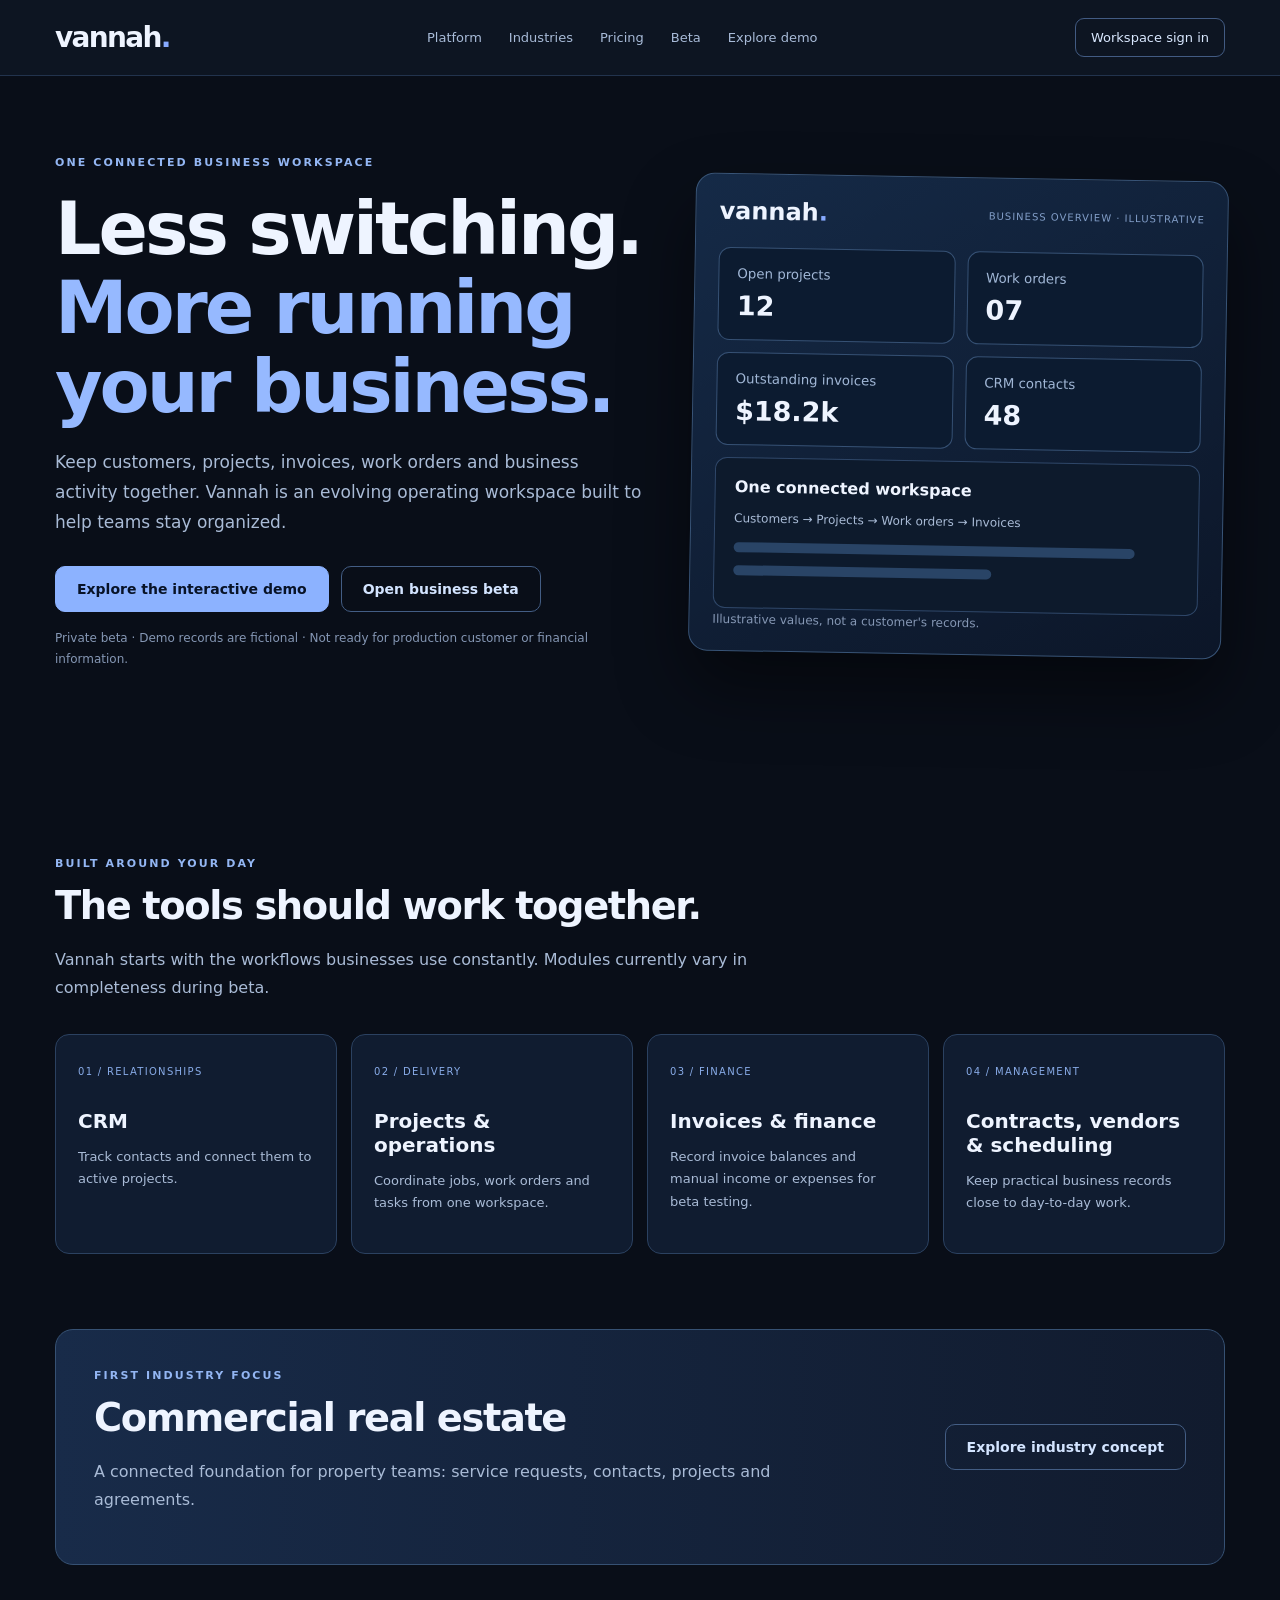
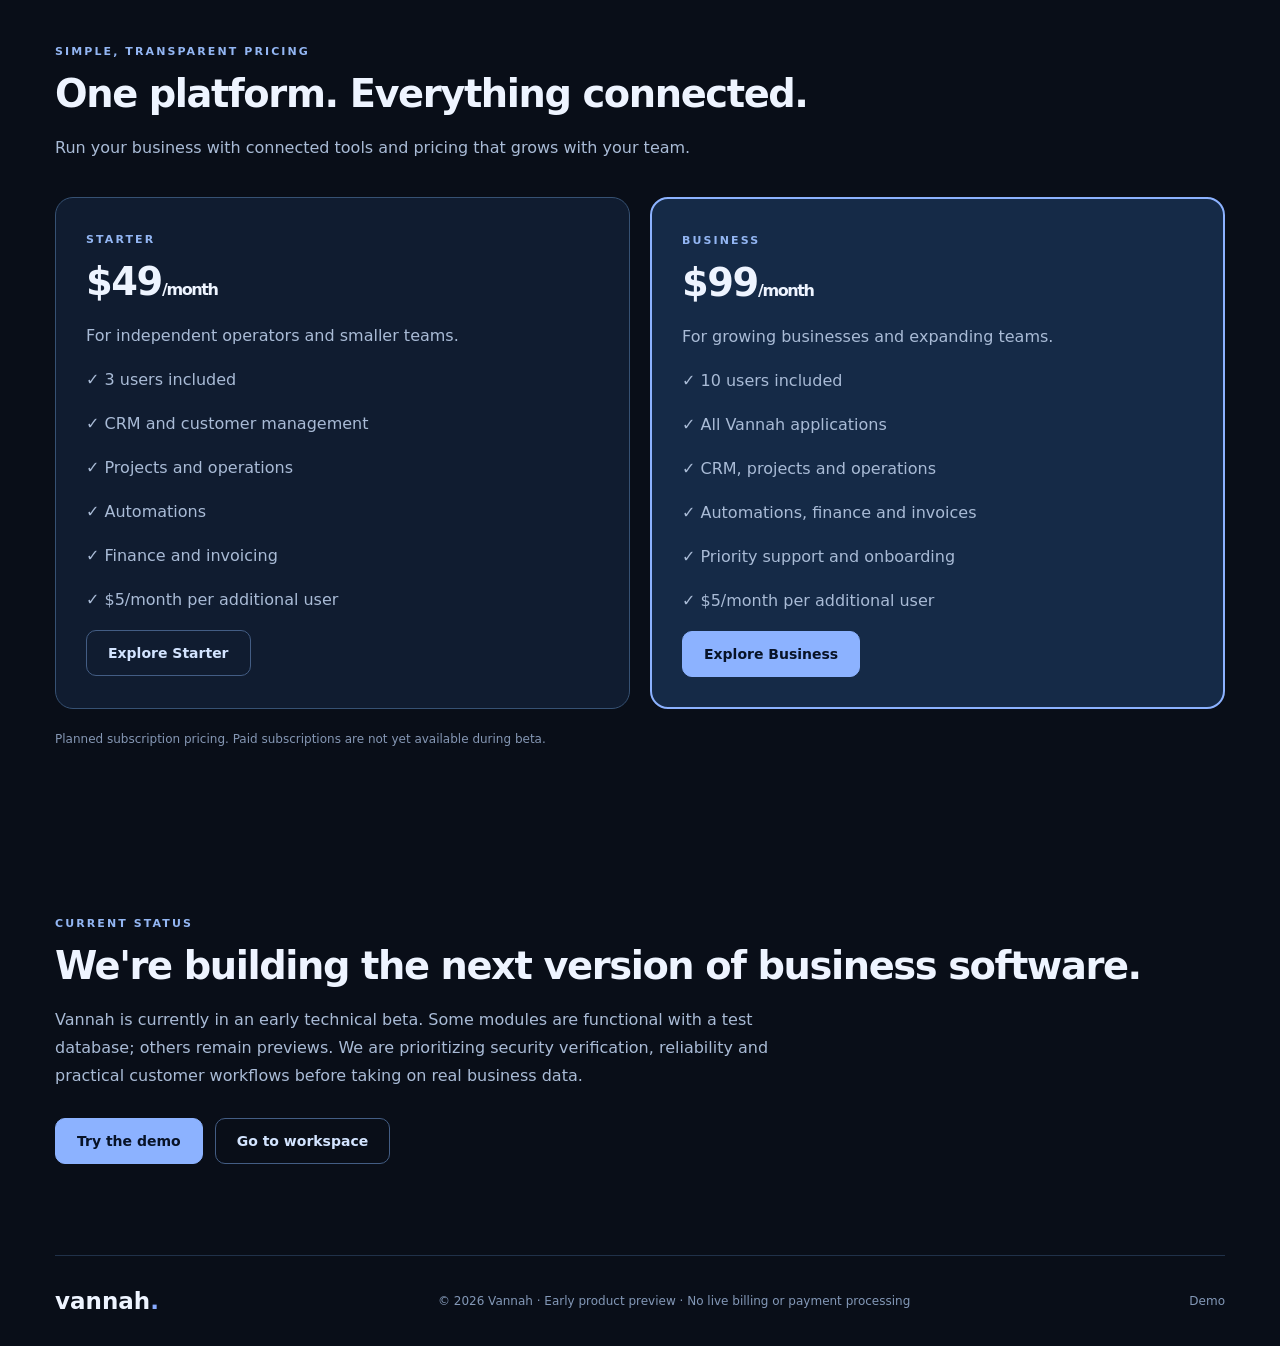
<file: home.html>
<!DOCTYPE html><html lang="en"><head><meta charset="utf-8"><meta name="viewport" content="width=device-width,initial-scale=1"><meta name="description" content="Vannah is an emerging connected workspace for business operations, CRM, projects and finance."><title>Vannah — Your business, connected</title><link rel="stylesheet" href="site-1.7.css"></head><body>
<header class="site-nav"><a class="logo" href="home.html">vannah<span>.</span></a><nav aria-label="Main navigation"><a href="#features">Platform</a><a href="real-estate.html">Industries</a><a href="#pricing">Pricing</a><a href="#beta">Beta</a><a href="demo.html">Explore demo</a></nav><a class="small-button" href="index.html">Workspace sign in</a></header>
<main><section class="hero wrap"><div><span class="eyebrow">ONE CONNECTED BUSINESS WORKSPACE</span><h1>Less switching.<br><em>More running your business.</em></h1><p>Keep customers, projects, invoices, work orders and business activity together. Vannah is an evolving operating workspace built to help teams stay organized.</p><div class="cta"><a class="button" href="demo.html">Explore the interactive demo</a><a class="button outline" href="index.html">Open business beta</a></div><p class="fine">Private beta · Demo records are fictional · Not ready for production customer or financial information.</p></div><div class="preview" aria-label="Illustrative dashboard"><div class="preview-top"><strong>vannah<span>.</span></strong><small>BUSINESS OVERVIEW · ILLUSTRATIVE</small></div><div class="preview-grid"><article><small>Open projects</small><b>12</b></article><article><small>Work orders</small><b>07</b></article><article><small>Outstanding invoices</small><b>$18.2k</b></article><article><small>CRM contacts</small><b>48</b></article></div><div class="preview-activity"><strong>One connected workspace</strong><p>Customers → Projects → Work orders → Invoices</p><div class="preview-line"></div><div class="preview-line short"></div></div><small class="fine">Illustrative values, not a customer's records.</small></div></section>
<section class="wrap section" id="features"><span class="eyebrow">BUILT AROUND YOUR DAY</span><h2>The tools should work together.</h2><p class="section-lead">Vannah starts with the workflows businesses use constantly. Modules currently vary in completeness during beta.</p><div class="features"><article><span>01 / RELATIONSHIPS</span><h3>CRM</h3><p>Track contacts and connect them to active projects.</p></article><article><span>02 / DELIVERY</span><h3>Projects & operations</h3><p>Coordinate jobs, work orders and tasks from one workspace.</p></article><article><span>03 / FINANCE</span><h3>Invoices & finance</h3><p>Record invoice balances and manual income or expenses for beta testing.</p></article><article><span>04 / MANAGEMENT</span><h3>Contracts, vendors & scheduling</h3><p>Keep practical business records close to day-to-day work.</p></article></div></section>
<section class="wrap band"><div><span class="eyebrow">FIRST INDUSTRY FOCUS</span><h2>Commercial real estate</h2><p>A connected foundation for property teams: service requests, contacts, projects and agreements.</p></div><a class="button outline" href="real-estate.html">Explore industry concept</a></section>

<section class="wrap section" id="pricing">
  <span class="eyebrow">SIMPLE, TRANSPARENT PRICING</span>
  <h2>One platform. Everything connected.</h2>
  <p class="section-lead">
    Run your business with connected tools and pricing
    that grows with your team.
  </p>

  <div style="display:grid;grid-template-columns:repeat(auto-fit,minmax(min(100%,280px),1fr));gap:20px;margin-top:35px;">

    <article style="background:#101c30;border:1px solid #365173;border-radius:18px;padding:30px;">
      <span class="eyebrow">STARTER</span>
      <h2>$49<small style="font-size:16px;">/month</small></h2>
      <p>For independent operators and smaller teams.</p>
      <p>✓ 3 users included</p>
      <p>✓ CRM and customer management</p>
      <p>✓ Projects and operations</p>
      <p>✓ Automations</p>
      <p>✓ Finance and invoicing</p>
      <p>✓ $5/month per additional user</p>
      <a href="demo.html" class="button outline">Explore Starter</a>
    </article>

    <article style="background:#152a47;border:2px solid #8cb2ff;border-radius:18px;padding:30px;">
      <span class="eyebrow">BUSINESS</span>
      <h2>$99<small style="font-size:16px;">/month</small></h2>
      <p>For growing businesses and expanding teams.</p>
      <p>✓ 10 users included</p>
      <p>✓ All Vannah applications</p>
      <p>✓ CRM, projects and operations</p>
      <p>✓ Automations, finance and invoices</p>
      <p>✓ Priority support and onboarding</p>
      <p>✓ $5/month per additional user</p>
      <a href="demo.html" class="button">Explore Business</a>
    </article>

  </div>
  <p class="fine" style="margin-top:20px;">
    Planned subscription pricing. Paid subscriptions
    are not yet available during beta.
  </p>
</section>
<section class="wrap section" id="beta"><span class="eyebrow">CURRENT STATUS</span><h2>We're building the next version of business software.</h2><p class="section-lead">Vannah is currently in an early technical beta. Some modules are functional with a test database; others remain previews. We are prioritizing security verification, reliability and practical customer workflows before taking on real business data.</p><div class="cta"><a class="button" href="demo.html">Try the demo</a><a class="button outline" href="index.html">Go to workspace</a></div></section></main><footer class="wrap footer"><strong>vannah<span>.</span></strong><small>© 2026 Vannah · Early product preview · No live billing or payment processing</small><a href="demo.html">Demo</a></footer></body></html>
</file>
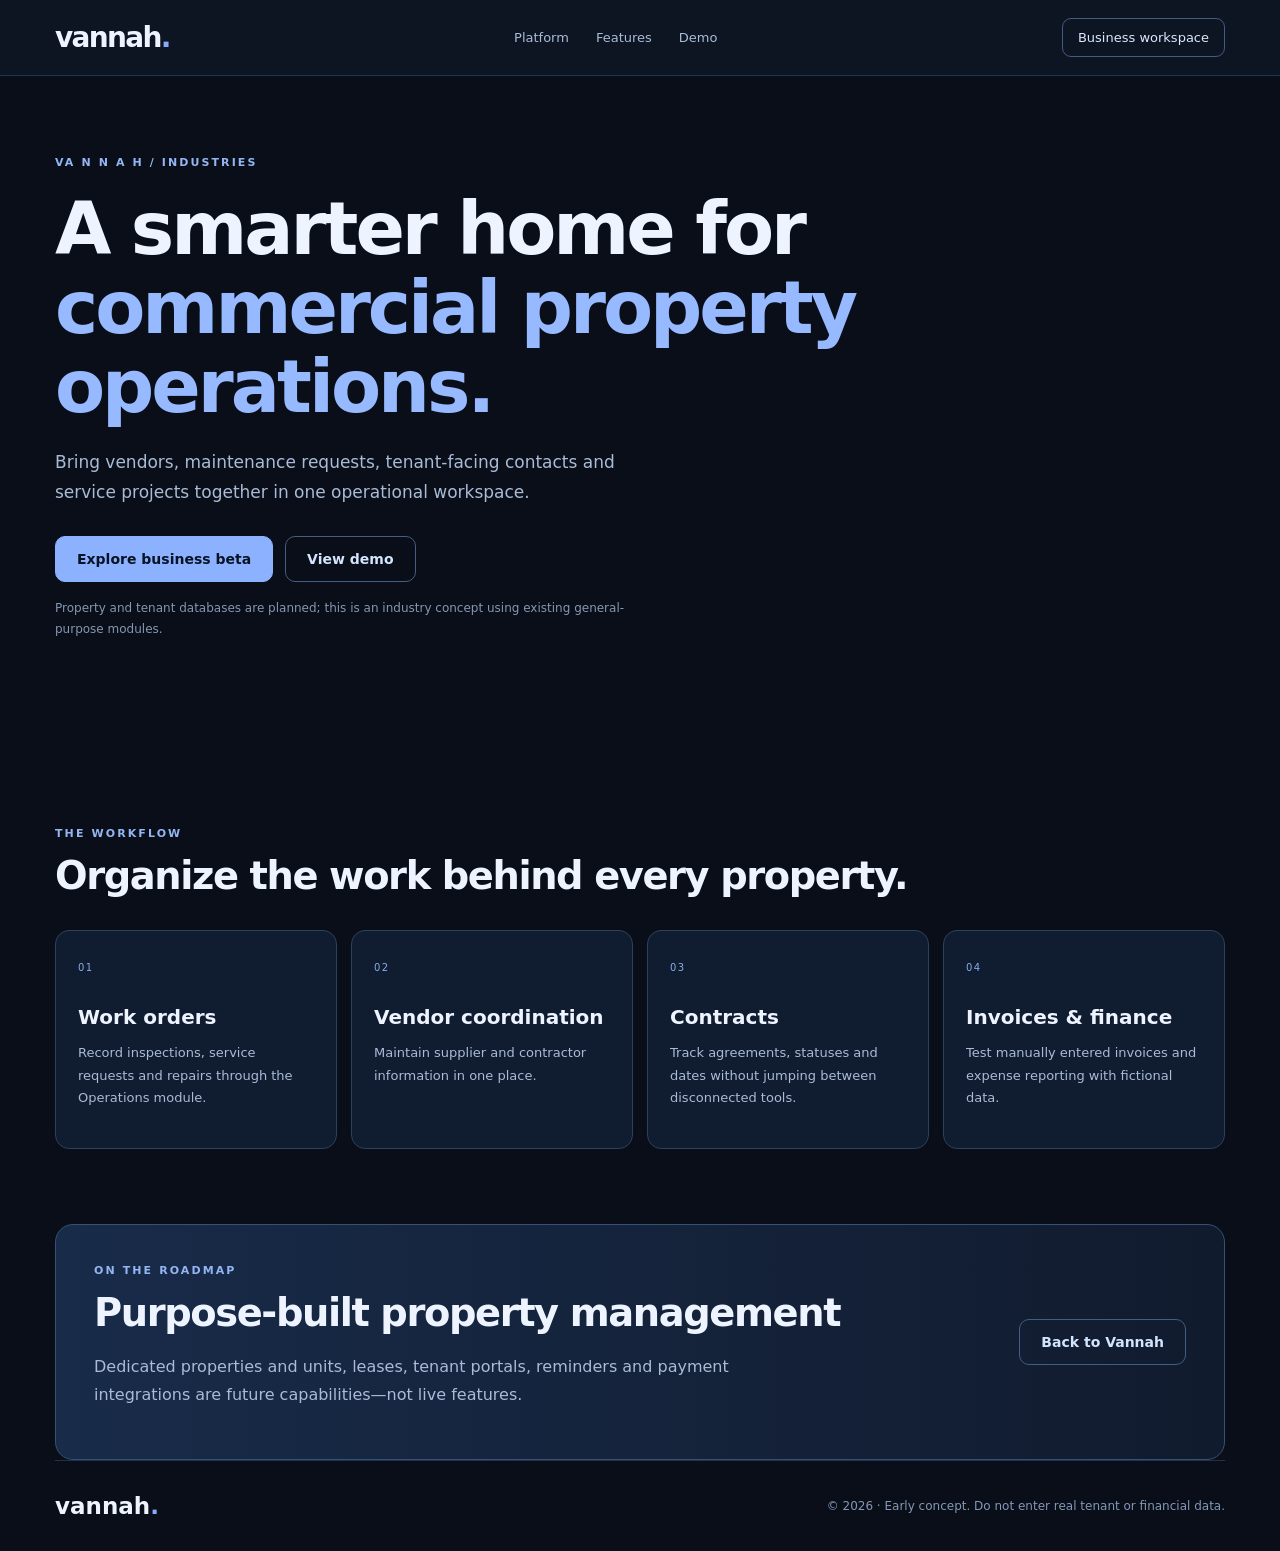
<file: real-estate.html>
<!DOCTYPE html><html lang="en"><head><meta charset="utf-8"><meta name="viewport" content="width=device-width,initial-scale=1"><meta name="description" content="Explore Vannah's commercial real estate business management concept."><title>Commercial Real Estate — Vannah</title><link rel="stylesheet" href="site-1.7.css"></head><body><header class="site-nav"><a class="logo" href="home.html">vannah<span>.</span></a><nav><a href="home.html">Platform</a><a href="home.html#features">Features</a><a href="demo.html">Demo</a></nav><a class="small-button" href="index.html">Business workspace</a></header>
<main class="wrap"><section class="hero hero-narrow"><div><span class="eyebrow">VA N N A H / INDUSTRIES</span><h1>A smarter home for <em>commercial property operations.</em></h1><p>Bring vendors, maintenance requests, tenant-facing contacts and service projects together in one operational workspace.</p><div class="cta"><a class="button" href="index.html">Explore business beta</a><a class="button outline" href="demo.html">View demo</a></div><p class="fine">Property and tenant databases are planned; this is an industry concept using existing general-purpose modules.</p></div></section>
<section class="section"><span class="eyebrow">THE WORKFLOW</span><h2>Organize the work behind every property.</h2><div class="features"><article><span>01</span><h3>Work orders</h3><p>Record inspections, service requests and repairs through the Operations module.</p></article><article><span>02</span><h3>Vendor coordination</h3><p>Maintain supplier and contractor information in one place.</p></article><article><span>03</span><h3>Contracts</h3><p>Track agreements, statuses and dates without jumping between disconnected tools.</p></article><article><span>04</span><h3>Invoices & finance</h3><p>Test manually entered invoices and expense reporting with fictional data.</p></article></div></section><section class="band"><div><span class="eyebrow">ON THE ROADMAP</span><h2>Purpose-built property management</h2><p>Dedicated properties and units, leases, tenant portals, reminders and payment integrations are future capabilities—not live features.</p></div><a class="button outline" href="home.html">Back to Vannah</a></section></main><footer class="wrap footer"><strong>vannah<span>.</span></strong><small>© 2026 · Early concept. Do not enter real tenant or financial data.</small></footer></body></html>
</file>
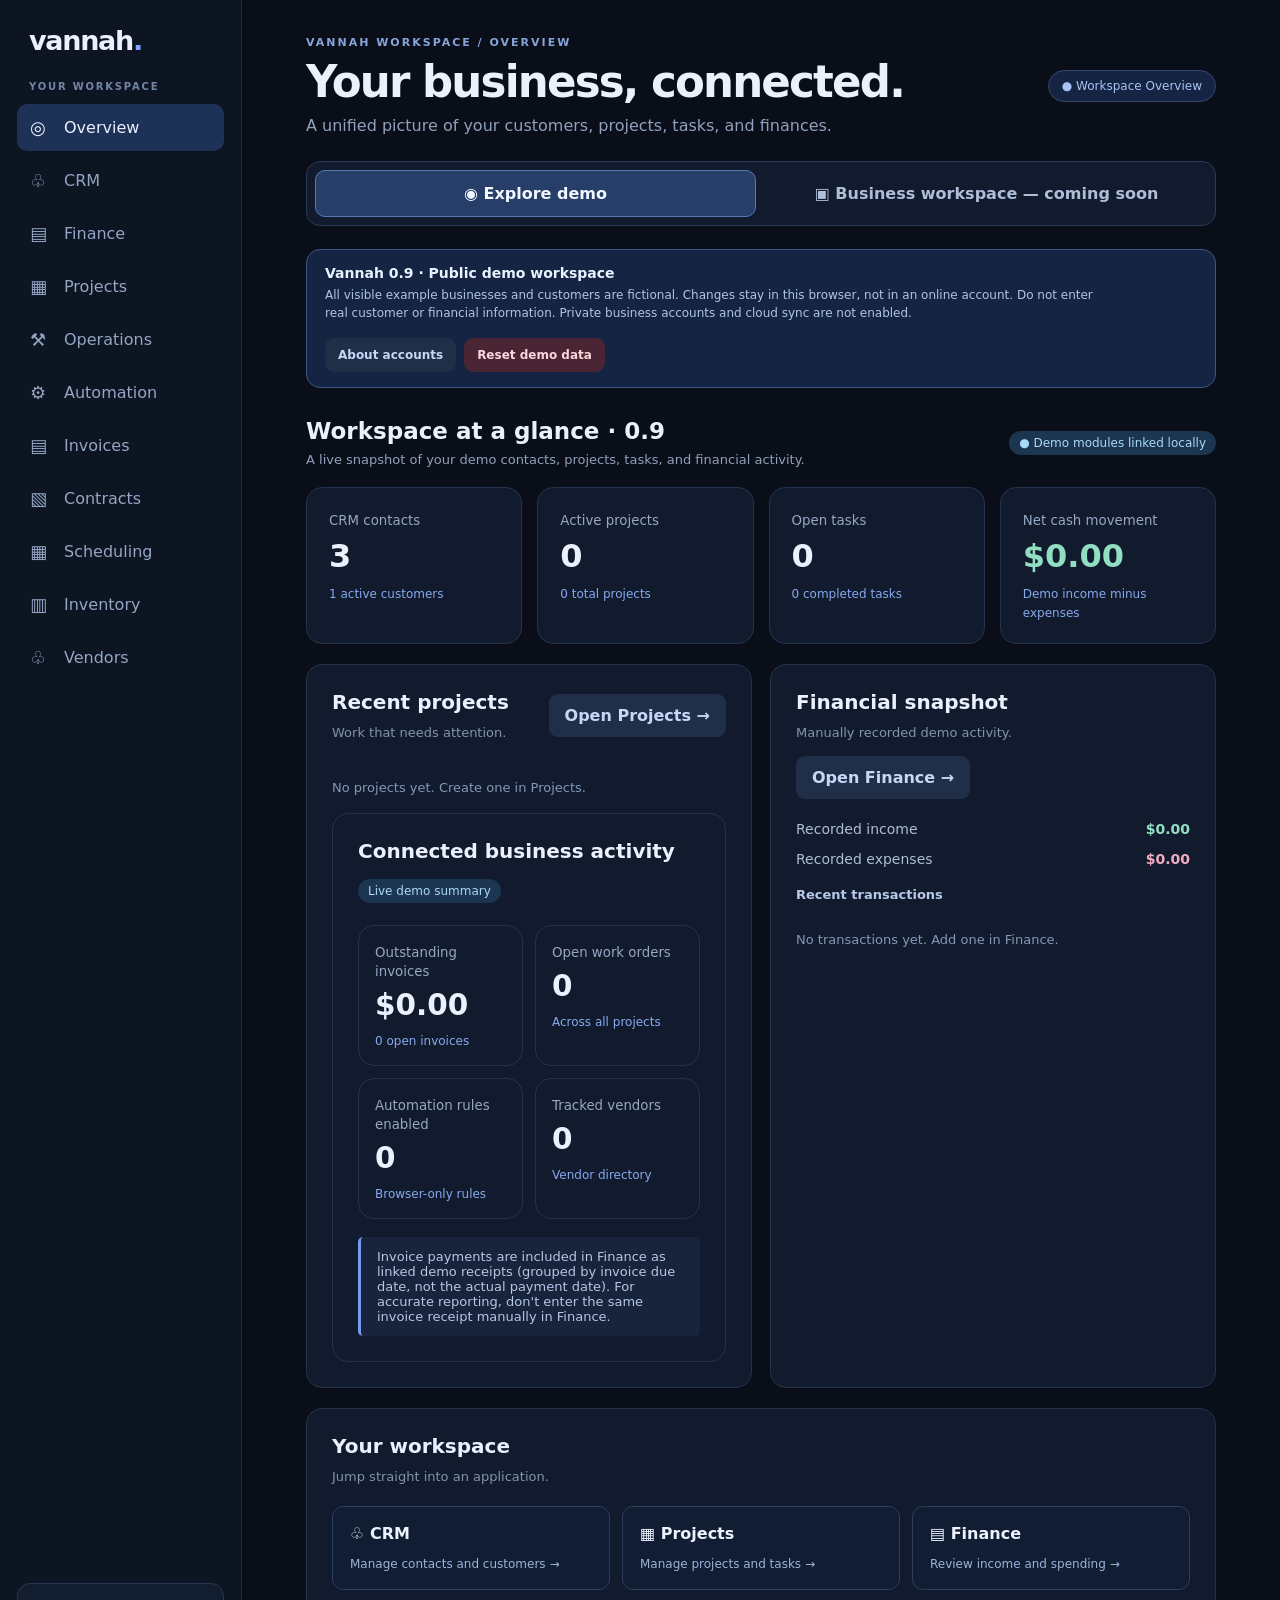
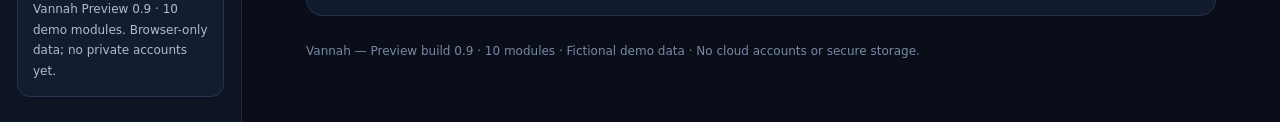
<file: vannah_0_9_FINAL_index.html>
<!DOCTYPE html>

<html lang="en">
<head>
<meta charset="utf-8"/><meta content="width=device-width,initial-scale=1" name="viewport"/>
<title>Vannah — Business, connected.</title>
<style>
:root{font-family:Inter,ui-sans-serif,system-ui,-apple-system,Segoe UI,sans-serif;color:#eaf0fc;background:#090e18;font-synthesis:none}*{box-sizing:border-box}body{margin:0}button,input,select{font:inherit}button{cursor:pointer}.app{display:grid;grid-template-columns:242px 1fr;min-height:100vh}.sidebar{background:#0d1422;border-right:1px solid #1d2a40;padding:25px 17px;display:flex;flex-direction:column;gap:25px}.brand{font-size:27px;font-weight:800;letter-spacing:-1.3px;padding:0 12px}.brand span{color:#81a7ff}.tag{color:#7285a6;text-transform:uppercase;letter-spacing:1.8px;font-size:10px;font-weight:800;margin:0 12px 12px}.nav{display:grid;gap:6px}.nav button{border:0;background:transparent;color:#94a6c3;text-align:left;padding:13px;border-radius:10px;display:flex;gap:12px;align-items:center}.nav button.active{background:#1e3156;color:#eaf1ff}.nav button:disabled{opacity:.47;cursor:not-allowed}.nav button .symbol{font-size:18px;width:22px}.sidebar-foot{margin-top:auto;padding:15px;border:1px solid #273550;border-radius:13px;background:#121d30;color:#aebcce;font-size:12px;line-height:1.7}.main{padding:36px clamp(20px,5vw,72px);max-width:1500px;width:100%;margin:auto}.top{display:flex;justify-content:space-between;align-items:center;gap:12px}.eyebrow{font-size:11px;letter-spacing:2px;color:#87a4d9;font-weight:800;text-transform:uppercase}.title{font-size:clamp(30px,3.4vw,48px);margin:8px 0 9px;letter-spacing:-1.8px}.muted{color:#91a1bc}.pill{border:1px solid #344669;color:#a9c3f6;background:#152443;border-radius:999px;padding:8px 13px;font-size:12px}.stats{display:grid;grid-template-columns:repeat(3,minmax(0,1fr));gap:17px;margin:30px 0}.stat,.panel{background:#111b2d;border:1px solid #24334c;border-radius:16px}.stat{padding:22px}.stat small{color:#95a7c2}.stat strong{display:block;font-size:34px;margin:8px 0}.stat em{font-style:normal;color:#87a9ed;font-size:12px}.panel{padding:25px;margin-top:20px}.panelhead{display:flex;justify-content:space-between;align-items:center;gap:16px;flex-wrap:wrap;margin-bottom:22px}.panel h2{font-size:20px;margin:0}.actions{display:flex;gap:10px;flex-wrap:wrap}.search{padding:11px 14px;background:#0b1423;border:1px solid #30415d;border-radius:9px;color:#fff;min-width:220px}.btn{background:#86a9ff;color:#0a1428;border:0;border-radius:9px;padding:12px 16px;font-weight:750}.btn.secondary{background:#202f47;color:#c6d7f8}.btn.danger{background:#4a2635;color:#ffd5dd}.table-wrap{overflow-x:auto}table{border-collapse:collapse;width:100%;text-align:left}th{font-size:11px;color:#8192ad;letter-spacing:1px;text-transform:uppercase;font-weight:700}td,th{padding:16px 13px;border-bottom:1px solid #24324a}td{font-size:14px}td span.sub{display:block;color:#8497b7;margin-top:4px;font-size:12px}.status{display:inline-block;padding:5px 10px;border-radius:999px;background:#1c3550;color:#a8d9f8;font-size:12px}.status.customer{background:#163d38;color:#91dec2}.status.lead{background:#3b301a;color:#e9ca84}.rowact{border:1px solid #344867;background:transparent;color:#ccdaf3;border-radius:7px;padding:7px 10px;margin-right:6px}.empty{text-align:center;color:#8da1bd;padding:35px}.foot{color:#7889a5;font-size:12px;margin:28px 0}dialog{border:1px solid #344662;border-radius:16px;background:#111b2d;color:#f0f4ff;padding:28px;width:min(94vw,480px);box-shadow:0 20px 80px #000b}dialog::backdrop{background:#000a}dialog h2{margin:0 0 20px}form{display:grid;gap:14px}label{display:grid;gap:7px;font-size:13px;color:#b6c5db}form input,form select{padding:12px;border:1px solid #344867;border-radius:8px;background:#0b1423;color:#fff;width:100%}.formactions{display:flex;justify-content:flex-end;gap:9px;margin-top:6px}.notice{border-left:3px solid #769af0;background:#17243c;padding:12px 16px;color:#b5c6e7;font-size:13px;border-radius:5px}.hidden{display:none!important}.project-grid{display:grid;grid-template-columns:repeat(auto-fit,minmax(240px,1fr));gap:14px}.project-card{border:1px solid #2b3e5d;background:#101d32;border-radius:13px;padding:19px}.project-card h3{margin:0 0 7px}.project-card p{margin:8px 0;color:#a2b3d0;font-size:13px}.project-card .meta{font-size:12px;color:#829bc6}.project-card .row-buttons{display:flex;gap:7px;flex-wrap:wrap;margin-top:14px}.project-card progress{width:100%;height:10px;accent-color:#86a9ff}.task-list{display:grid;gap:10px}.task-row{display:flex;gap:12px;align-items:center;justify-content:space-between;background:#0c1728;border:1px solid #24334c;border-radius:10px;padding:13px}.task-row .task-label{flex:1;min-width:0}.task-row .task-label.done{text-decoration:line-through;color:#8795aa}.month-list{display:grid;gap:13px;margin-top:20px}.month-item{display:grid;grid-template-columns:105px 1fr 1fr;gap:12px;align-items:center;font-size:13px;color:#c8d5ea}.month-item .bar{height:11px;border-radius:20px;background:#243550;overflow:hidden}.bar i{display:block;height:100%;border-radius:20px;background:#86a9ff}.bar.expense i{background:#d49baf}.money-pos{color:#91dec2}.money-neg{color:#efabc0}.soon{color:#8293ad;font-size:13px;margin-top:11px}@media(max-width:800px){.app{grid-template-columns:1fr}.sidebar{padding:14px 18px;gap:10px;border-right:0;border-bottom:1px solid #293850}.brand{font-size:23px}.tag,.sidebar-foot{display:none}.nav{display:flex;overflow:auto}.nav button{white-space:nowrap;padding:10px}.main{padding:26px 15px}.stats{grid-template-columns:1fr;gap:10px}.stat{padding:15px}.stat strong{font-size:27px}.panel{padding:16px}.search{width:100%}.top{align-items:flex-start}.pill{font-size:10px}.panelhead{align-items:stretch}.actions{width:100%}.actions>*{flex:1}}
.overview-intro{display:flex;align-items:center;justify-content:space-between;gap:15px;flex-wrap:wrap;margin-top:30px}.overview-intro h2{margin:0 0 8px;font-size:23px}.overview-intro p{margin:0;font-size:13px}.overview-metrics{display:grid;grid-template-columns:repeat(4,minmax(0,1fr));gap:15px;margin:20px 0}.overview-metrics .stat{min-width:0}.overview-metrics .stat strong{font-size:clamp(21px,2.5vw,32px);overflow-wrap:anywhere}.overview-columns{display:grid;grid-template-columns:1fr 1fr;gap:18px}.overview-columns .panel{margin:0;min-width:0}.overview-list{display:grid;gap:10px}.overview-entry{padding:13px;background:#0c1728;border:1px solid #24334c;border-radius:10px;display:flex;justify-content:space-between;gap:12px;align-items:center}.overview-entry .detail{min-width:0}.overview-entry strong{font-size:13px;display:block;overflow-wrap:anywhere}.overview-entry small{display:block;color:#94a8c5;margin-top:5px}.overview-entry .right{font-size:12px;flex-shrink:0;color:#a9c3f6}.overview-empty{color:#8497b7;font-size:13px;padding:18px 0}.overview-totals{display:grid;gap:14px;margin:5px 0 20px}.overview-totals>div{display:flex;justify-content:space-between;gap:10px;font-size:14px;color:#aebdd4}.overview-section-title{font-size:13px;color:#b8c9e8;margin:18px 0 12px}.overview-links{display:grid;grid-template-columns:repeat(3,minmax(0,1fr));gap:12px}.overview-link{color:#ecf3ff;background:#101d32;border:1px solid #2b3e5d;border-radius:11px;padding:17px;text-align:left}.overview-link:hover,.overview-link:focus-visible{border-color:#86a9ff}.overview-link strong{display:block;font-size:16px;margin-bottom:10px}.overview-link span{font-size:12px;color:#9cb4da}@media(max-width:1100px){.overview-metrics{grid-template-columns:repeat(2,minmax(0,1fr))}.overview-columns{grid-template-columns:1fr}}@media(max-width:600px){.overview-metrics,.overview-links{grid-template-columns:1fr}.overview-columns .panel{padding:16px}.overview-entry{flex-wrap:wrap}}

.op-filter{display:flex;gap:10px;flex-wrap:wrap}.op-filter select{background:#0b1423;color:#eaf0fc;border:1px solid #30415d;border-radius:9px;padding:11px}.op-summary{display:grid;grid-template-columns:repeat(3,minmax(0,1fr));gap:15px;margin:26px 0}.op-note{font-size:12px;color:#91a1bc;margin-top:5px}.op-row-status{white-space:nowrap}@media(max-width:800px){.op-summary{grid-template-columns:1fr}.op-filter select{flex:1}}

/* Responsive dashboard layout repair: nested activity metrics need their own grid. */
.app{grid-template-columns:242px minmax(0,1fr)}
.main{min-width:0}
.overview-columns{grid-template-columns:repeat(2,minmax(0,1fr))}
.overview-columns .panel{min-width:0}
.overview-columns .overview-metrics{grid-template-columns:repeat(2,minmax(0,1fr));gap:12px;margin:18px 0}
.overview-columns .overview-metrics .stat{min-width:0;padding:16px}
.overview-columns .overview-metrics .stat strong{font-size:clamp(22px,2.2vw,30px);overflow-wrap:normal;word-break:normal;white-space:nowrap;font-variant-numeric:tabular-nums}
.overview-columns .overview-metrics .stat small,.overview-columns .overview-metrics .stat em{overflow-wrap:break-word}
@media(max-width:1100px){.overview-columns{grid-template-columns:minmax(0,1fr)}}
@media(max-width:800px){.app{grid-template-columns:minmax(0,1fr)}}
@media(max-width:480px){.overview-columns .overview-metrics{grid-template-columns:minmax(0,1fr)}.overview-columns .overview-metrics .stat strong{font-size:28px}}

/* Vannah 0.9: accessible demo controls and responsive nested activity cards */
.app{grid-template-columns:242px minmax(0,1fr)}.main{min-width:0}
.overview-columns{grid-template-columns:repeat(2,minmax(0,1fr))}
.overview-columns .overview-metrics{grid-template-columns:repeat(2,minmax(0,1fr));gap:12px}
.overview-columns .overview-metrics .stat strong{font-size:clamp(20px,2.3vw,30px);white-space:nowrap;overflow-wrap:normal}
.demo-bar{margin-top:23px;background:#152443;border:1px solid #3c5682;border-radius:14px;padding:15px 18px;display:flex;justify-content:space-between;align-items:center;gap:16px;flex-wrap:wrap}
.demo-bar strong{display:block;color:#e9f2ff;font-size:14px;margin-bottom:5px}.demo-bar p{font-size:12px;line-height:1.5;color:#afc5e6;margin:0;max-width:780px}
.demo-actions{display:flex;gap:8px;flex-wrap:wrap}.demo-actions .btn{padding:10px 13px;font-size:12px}
@media(max-width:1100px){.overview-columns{grid-template-columns:minmax(0,1fr)}}
@media(max-width:800px){.app{grid-template-columns:minmax(0,1fr)}}
@media(max-width:480px){.overview-columns .overview-metrics{grid-template-columns:1fr}}

/* Vannah 0.9 final: explicit separation of public demonstration and future business accounts */
.mode-switch{display:flex;gap:10px;flex-wrap:wrap;margin-top:26px;padding:8px;background:#111b2d;border:1px solid #293b59;border-radius:14px}
.mode-switch button{flex:1 1 180px;padding:13px 18px;border:1px solid transparent;border-radius:10px;color:#aebed8;background:transparent;font-weight:700;text-align:center}
.mode-switch button.active{background:#263e68;border-color:#5779b4;color:#f2f7ff}
.mode-switch button:focus-visible{outline:2px solid #86a9ff;outline-offset:2px}
.business-preview{margin-top:22px;padding:clamp(20px,4vw,36px);background:#111b2d;border:1px solid #293b59;border-radius:17px}
.business-preview h2{font-size:clamp(23px,3vw,32px);margin:12px 0}
.business-preview p{color:#b1c1d9;line-height:1.7;max-width:780px}
.business-features{display:grid;grid-template-columns:repeat(auto-fit,minmax(180px,1fr));gap:12px;margin:24px 0}
.business-features article{padding:18px;border-radius:12px;background:#0c1728;border:1px solid #2a3a56}
.business-features strong{display:block;margin-bottom:8px}
.business-features span{font-size:13px;color:#9fb0cb;line-height:1.6}
.main.business-mode > :not(.top):not(.mode-switch):not(#businessPreview){display:none!important}
@media(max-width:800px){.mode-switch{margin-top:20px}.mode-switch button{flex-basis:120px}}
</style>
</head>
<body><div class="app"><aside class="sidebar"><div class="brand">vannah<span>.</span></div><div><p class="tag">Your workspace</p><div class="nav"><button class="active" id="navOverview"><span class="symbol">◎</span>Overview</button><button id="navCRM"><span class="symbol">♧</span>CRM</button><button id="navFinance"><span class="symbol">▤</span>Finance</button><button id="navProjects"><span class="symbol">▦</span>Projects</button><button id="navOperations"><span class="symbol">⚒</span>Operations</button><button id="navAutomation"><span class="symbol">⚙</span>Automation</button><button id="navInvoices"><span class="symbol">▤</span>Invoices</button><button id="navContracts"><span class="symbol">▧</span>Contracts</button><button id="navScheduling"><span class="symbol">▦</span>Scheduling</button><button id="navInventory"><span class="symbol">▥</span>Inventory</button><button id="navVendors"><span class="symbol">♧</span>Vendors</button></div></div><div class="sidebar-foot">Vannah Preview 0.9 · 10 demo modules. Browser-only data; no private accounts yet.</div></aside><main class="main"><div class="top"><div><div class="eyebrow" id="eyebrow">Vannah workspace / Overview</div><h1 class="title" id="pageTitle">Your business, connected.</h1><div class="muted" id="pageSubtitle">Keep customer relationships, projects and finances connected.</div></div><div class="pill" id="pagePill">● Demo Preview 0.9</div></div><div class="mode-switch" role="group" aria-label="Choose workspace experience"><button type="button" id="modeDemo" class="active" aria-pressed="true">◉ Explore demo</button><button type="button" id="modeBusiness" aria-pressed="false">▣ Business workspace — coming soon</button></div><section class="business-preview hidden" id="businessPreview" aria-label="Business workspace preview"><span class="status">● Not available yet</span><h2>A private workspace for every business.</h2><p>Vannah's business accounts are in development. This is a preview of what we'll build after connecting and securing a backend. <strong>No signup, login, or private cloud storage is available in this release.</strong></p><div class="business-features"><article><strong>Company accounts</strong><span>Business-specific sign-in and team access, when authentication is implemented.</span></article><article><strong>Private records</strong><span>Contacts, projects, invoices, and other data separated by company with database access controls.</span></article><article><strong>Synced workspace</strong><span>Access permitted company records across devices after cloud storage is configured.</span></article></div><div class="notice">For now, use the public demo only with fictional information. Do not enter real customer or financial data.</div><p><button type="button" class="btn secondary" id="businessBack">← Return to demo</button></p></section><section class="demo-bar" aria-label="Preview environment"><div><strong>Vannah 0.9 · Public demo workspace</strong><p>All visible example businesses and customers are fictional. Changes stay in this browser, not in an online account. Do not enter real customer or financial information. Private business accounts and cloud sync are not enabled.</p></div><div class="demo-actions"><button class="btn secondary" type="button" id="demoInfo">About accounts</button><button class="btn danger" type="button" id="demoReset">Reset demo data</button></div></section><section id="overviewPanel"><div class="overview-intro"><div><h2>Workspace at a glance · 0.9</h2><p class="muted">A live snapshot of your demo contacts, projects, tasks, and financial activity.</p></div><span class="status">● Demo modules linked locally</span></div><div class="overview-metrics"><div class="stat"><small>CRM contacts</small><strong id="ovContacts">0</strong><em id="ovCustomers">0 active customers</em></div><div class="stat"><small>Active projects</small><strong id="ovProjects">0</strong><em id="ovProjectTotal">0 total projects</em></div><div class="stat"><small>Open tasks</small><strong id="ovTasks">0</strong><em id="ovCompleted">0 completed tasks</em></div><div class="stat"><small>Net cash movement</small><strong id="ovNet">$0.00</strong><em>Demo income minus expenses</em></div></div><div class="overview-columns"><section class="panel"><div class="panelhead"><div><h2>Recent projects</h2><div class="soon">Work that needs attention.</div></div><button class="btn secondary" id="ovOpenProjects">Open Projects →</button></div><div class="overview-list" id="ovProjectList"></div><div class="panel"><div class="panelhead"><h2>Connected business activity</h2><span class="status">Live demo summary</span></div><div class="overview-metrics"><div class="stat"><small>Outstanding invoices</small><strong id="ovOutstanding">$0.00</strong><em id="ovInvoiceCount">0 open invoices</em></div><div class="stat"><small>Open work orders</small><strong id="ovWorkOrders">0</strong><em>Across all projects</em></div><div class="stat"><small>Automation rules enabled</small><strong id="ovAutomations">0</strong><em>Browser-only rules</em></div><div class="stat"><small>Tracked vendors</small><strong id="ovVendors">0</strong><em>Vendor directory</em></div></div><div class="notice">Invoice payments are included in Finance as linked demo receipts (grouped by invoice due date, not the actual payment date). For accurate reporting, don't enter the same invoice receipt manually in Finance.</div></div></section><section class="panel"><div class="panelhead"><div><h2>Financial snapshot</h2><div class="soon">Manually recorded demo activity.</div></div><button class="btn secondary" id="ovOpenFinance">Open Finance →</button></div><div class="overview-totals"><div><span>Recorded income</span><b class="money-pos" id="ovIncome">$0.00</b></div><div><span>Recorded expenses</span><b class="money-neg" id="ovExpenses">$0.00</b></div></div><h3 class="overview-section-title">Recent transactions</h3><div class="overview-list" id="ovTransactionList"></div></section></div><section class="panel"><div class="panelhead"><div><h2>Your workspace</h2><div class="soon">Jump straight into an application.</div></div></div><div class="overview-links"><button class="overview-link" id="ovOpenCRM"><strong>♧ CRM</strong><span>Manage contacts and customers →</span></button><button class="overview-link" id="ovOpenProjects2"><strong>▦ Projects</strong><span>Manage projects and tasks →</span></button><button class="overview-link" id="ovOpenFinance2"><strong>▤ Finance</strong><span>Review income and spending →</span></button></div></section></section><div class="stats" id="crmStats"><div class="stat"><small>Total contacts</small><strong id="total">0</strong><em>In your workspace</em></div><div class="stat"><small>Active customers</small><strong id="customers">0</strong><em>Marked as customers</em></div><div class="stat"><small>Open leads</small><strong id="leads">0</strong><em>Relationships to develop</em></div></div><section class="panel" id="crmPanel"><div class="notice"><b>Demo mode:</b> All information is stored only in this browser. There are no user accounts, cloud sync, or secure financial-data storage yet. Use fictional data only.</div><div class="panelhead"><div><h2>Contacts</h2><div class="soon">Add and track the people and businesses you work with.</div></div><div class="actions"><input aria-label="Search contacts" class="search" id="search" placeholder="Search contacts…" type="search"/><button class="btn" id="add">+ New contact</button></div></div><div class="table-wrap"><table><thead><tr><th>Name</th><th>Company</th><th>Email</th><th>Status</th><th>Actions</th></tr></thead><tbody id="rows"></tbody></table></div></section><section class="hidden" id="projectsPanel"><div class="stats"><div class="stat"><small>Total projects</small><strong id="projectCount">0</strong><em>In your workspace</em></div><div class="stat"><small>In progress</small><strong id="activeProjects">0</strong><em>Projects underway</em></div><div class="stat"><small>Open tasks</small><strong id="openTasks">0</strong><em>Tasks remaining</em></div></div><section class="panel"><div class="panelhead"><div><h2>Projects</h2><div class="soon">Organize project work, link customers and track completion.</div></div><div class="actions"><input aria-label="Search projects" class="search" id="projectSearch" placeholder="Search projects…" type="search"/><button class="btn" id="addProject">+ New project</button></div></div><div class="project-grid" id="projectCards"></div></section><section class="panel hidden" id="taskPanel"><div class="panelhead"><div><h2 id="taskHeading">Tasks</h2><div class="soon" id="taskInfo"></div></div><div class="actions"><button class="btn secondary" id="closeTasks">Close</button><button class="btn" id="addTask">+ Add task</button></div></div><div class="task-list" id="taskRows"></div></section></section><section class="hidden" id="financePanel"><div class="stats"><div class="stat"><small>Total income</small><strong id="finIncome">$0.00</strong><em>Recorded income</em></div><div class="stat"><small>Total expenses</small><strong id="finExpenses">$0.00</strong><em>Recorded spending</em></div><div class="stat"><small>Net cash movement</small><strong id="finNet">$0.00</strong><em>Income minus expenses, not a bank balance</em></div></div><section class="panel"><div class="panelhead"><div><h2>Financial activity</h2><div class="soon">Record and categorize demo income and expenses, with optional project links.</div></div><div class="actions"><select aria-label="Transaction filter" class="search" id="finFilter"><option value="all">All transactions</option><option value="income">Income only</option><option value="expense">Expenses only</option></select><button class="btn" id="addTransaction">+ New transaction</button></div></div><div class="notice">Demo bookkeeping only. Not linked to a bank, not tax or accounting software, and not suitable for financial records.</div><div class="table-wrap"><table><thead><tr><th>Date</th><th>Description</th><th>Category</th><th>Project</th><th>Amount</th><th>Actions</th></tr></thead><tbody id="finRows"></tbody></table></div></section><section class="panel"><h2>Monthly cash movement</h2><div class="soon">Income and expenses recorded by month. Values reflect manually entered demo transactions.</div><div class="month-list" id="finMonths"></div></section></section><section class="hidden" id="operationsPanel"><div class="notice">Preview mode: Work orders are saved only in this browser. Do not enter real customer, tenant, or vendor information.</div><div class="op-summary"><div class="stat"><small>All work orders</small><strong id="opTotal">0</strong><em>Tracked in Operations</em></div><div class="stat"><small>Open work orders</small><strong id="opOpen">0</strong><em>Not yet completed</em></div><div class="stat"><small>Overdue work orders</small><strong id="opOverdue">0</strong><em>Past due and not completed</em></div></div><section class="panel"><div class="panelhead"><div><h2>Work orders</h2><p class="op-note">Track maintenance and service requests, assign vendors, and connect jobs to projects and CRM contacts.</p></div><div class="actions"><input aria-label="Search work orders" class="search" id="opSearch" placeholder="Search work orders"/><button class="btn" id="opAdd">+ New work order</button></div></div><div class="op-filter"><label>Status <select id="opFilter"><option value="all">All statuses</option><option>New</option><option>Scheduled</option><option>In Progress</option><option>Completed</option><option>Cancelled</option></select></label></div><div class="table-wrap"><table><thead><tr><th>Work order</th><th>Linked contact</th><th>Project</th><th>Assigned to</th><th>Due date</th><th>Status</th><th>Actions</th></tr></thead><tbody id="opRows"></tbody></table></div></section></section><section class="hidden" id="automationPanel"><div class="notice"><b>Local automation demo:</b> Rules execute only while this page is open when you save demo records. No emails, payments, background processing or external integrations run.</div><div class="stats"><div class="stat"><small>Automation rules</small><strong id="autoTotal">0</strong><em>Rules configured</em></div><div class="stat"><small>Enabled rules</small><strong id="autoEnabled">0</strong><em>Listening for events</em></div><div class="stat"><small>Recorded executions</small><strong id="autoRuns">0</strong><em>Local activity history</em></div></div><section class="panel"><div class="panelhead"><div><h2>Workflow rules</h2><div class="soon">Connect events across Vannah modules without writing code.</div></div><button class="btn" id="autoAdd">+ Create rule</button></div><div class="project-grid" id="autoRules"></div></section><section class="panel"><div class="panelhead"><div><h2>Activity log</h2><div class="soon">Shows events and actions performed in this browser.</div></div><button class="btn secondary" id="autoClear">Clear log</button></div><div class="task-list" id="autoLog"></div></section></section><p class="foot">Vannah — Preview build 0.9 · 10 modules · Fictional demo data · No cloud accounts or secure storage.</p><section class="hidden" id="invoicesPanel"><div class="panel"><div class="panelhead"><h2>Vannah Invoices</h2><button class="btn" id="invoicesAdd">+ Add Invoice</button></div><p class="muted">Track customer invoices, payments and outstanding balances.</p><div class="notice">Demo only: Records are stored in this browser. Do not enter actual customer, contract, or financial data.</div><div class="stats"><div class="stat"><small>Records</small><strong id="invoicesCount">0</strong></div><div class="stat"><small>Active / upcoming</small><strong id="invoicesActive">0</strong></div><div class="stat"><small>Attention needed</small><strong id="invoicesAttention">0</strong></div></div><input aria-label="Search Invoices" class="search" id="invoicesSearch" placeholder="Search invoices…"/><div class="table-wrap"><table><thead><tr><th>Invoice number</th><th>Customer</th><th>Details</th><th>Status / date</th><th>Actions</th></tr></thead><tbody id="invoicesRows"></tbody></table></div></div></section><dialog id="invoicesModal"><h2 id="invoicesModalTitle">Add Invoices</h2><form id="invoicesForm" method="dialog"><label>Invoice number<input name="number" required="" step type="text"/></label><label>Customer<select name="client"></select></label><label>Project<select name="project"></select></label><label>Description<input name="description" step type="text"/></label><label>Amount (USD)<input min="0" name="amount" required="" step="0.01" type="number"/></label><label>Amount paid (USD)<input min="0" name="paid" step="0.01" type="number"/></label><label>Due date<input name="due" step type="date"/></label><label>Status<select name="status"><option value="Draft">Draft</option><option value="Sent">Sent</option><option value="Partially paid">Partially paid</option><option value="Paid">Paid</option><option value="Void">Void</option></select></label><div class="formactions"><button class="btn secondary" id="invoicesCancel" type="button">Cancel</button><button class="btn" type="submit">Save</button></div></form></dialog><section class="hidden" id="contractsPanel"><div class="panel"><div class="panelhead"><h2>Vannah Contracts</h2><button class="btn" id="contractsAdd">+ Add Contract</button></div><p class="muted">Track agreements, counterparties, renewals and statuses.</p><div class="notice">Demo only: Records are stored in this browser. Do not enter actual customer, contract, or financial data.</div><div class="stats"><div class="stat"><small>Records</small><strong id="contractsCount">0</strong></div><div class="stat"><small>Active / upcoming</small><strong id="contractsActive">0</strong></div><div class="stat"><small>Attention needed</small><strong id="contractsAttention">0</strong></div></div><input aria-label="Search Contracts" class="search" id="contractsSearch" placeholder="Search contracts…"/><div class="table-wrap"><table><thead><tr><th>Contract title</th><th>Customer</th><th>Details</th><th>Status / date</th><th>Actions</th></tr></thead><tbody id="contractsRows"></tbody></table></div></div></section><dialog id="contractsModal"><h2 id="contractsModalTitle">Add Contracts</h2><form id="contractsForm" method="dialog"><label>Contract title<input name="name" required="" step type="text"/></label><label>Customer<select name="client"></select></label><label>Contract value (USD)<input min="0" name="value" step="0.01" type="number"/></label><label>Start date<input name="start" step type="date"/></label><label>End / renewal date<input name="end" step type="date"/></label><label>Status<select name="status"><option value="Draft">Draft</option><option value="Active">Active</option><option value="Expiring">Expiring</option><option value="Completed">Completed</option><option value="Cancelled">Cancelled</option></select></label><div class="formactions"><button class="btn secondary" id="contractsCancel" type="button">Cancel</button><button class="btn" type="submit">Save</button></div></form></dialog><section class="hidden" id="schedulingPanel"><div class="panel"><div class="panelhead"><h2>Vannah Scheduling</h2><button class="btn" id="schedulingAdd">+ Add event</button></div><p class="muted">Manage appointments, team events and upcoming deadlines.</p><div class="notice">Demo only: Records are stored in this browser. Do not enter actual customer, contract, or financial data.</div><div class="stats"><div class="stat"><small>Records</small><strong id="schedulingCount">0</strong></div><div class="stat"><small>Active / upcoming</small><strong id="schedulingActive">0</strong></div><div class="stat"><small>Attention needed</small><strong id="schedulingAttention">0</strong></div></div><input aria-label="Search Scheduling" class="search" id="schedulingSearch" placeholder="Search scheduling…"/><div class="table-wrap"><table><thead><tr><th>Event name</th><th>Customer</th><th>Details</th><th>Status / date</th><th>Actions</th></tr></thead><tbody id="schedulingRows"></tbody></table></div></div></section><dialog id="schedulingModal"><h2 id="schedulingModalTitle">Add Scheduling</h2><form id="schedulingForm" method="dialog"><label>Event name<input name="name" required="" step type="text"/></label><label>Customer<select name="client"></select></label><label>Date<input name="date" step type="date"/></label><label>Time<input name="time" step type="time"/></label><label>Assigned to<input name="owner" step type="text"/></label><label>Notes<input name="notes" step type="text"/></label><label>Status<select name="status"><option value="Scheduled">Scheduled</option><option value="Completed">Completed</option><option value="Cancelled">Cancelled</option></select></label><div class="formactions"><button class="btn secondary" id="schedulingCancel" type="button">Cancel</button><button class="btn" type="submit">Save</button></div></form></dialog><section class="hidden" id="inventoryPanel"><div class="panel"><div class="panelhead"><h2>Vannah Inventory</h2><button class="btn" id="inventoryAdd">+ Add item</button></div><p class="muted">Track supplies, quantities, reorder levels and stock value.</p><div class="notice">Demo only: Records are stored in this browser. Do not enter actual customer, contract, or financial data.</div><div class="stats"><div class="stat"><small>Records</small><strong id="inventoryCount">0</strong></div><div class="stat"><small>Active / upcoming</small><strong id="inventoryActive">0</strong></div><div class="stat"><small>Attention needed</small><strong id="inventoryAttention">0</strong></div></div><input aria-label="Search Inventory" class="search" id="inventorySearch" placeholder="Search inventory…"/><div class="table-wrap"><table><thead><tr><th>Item name</th><th>SKU</th><th>Details</th><th>Status / date</th><th>Actions</th></tr></thead><tbody id="inventoryRows"></tbody></table></div></div></section><dialog id="inventoryModal"><h2 id="inventoryModalTitle">Add Inventory</h2><form id="inventoryForm" method="dialog"><label>Item name<input name="name" required="" step type="text"/></label><label>SKU<input name="sku" step type="text"/></label><label>Quantity<input min="0" name="quantity" step="1" type="number"/></label><label>Reorder threshold<input min="0" name="reorder" step="1" type="number"/></label><label>Unit cost (USD)<input min="0" name="unitPrice" step="0.01" type="number"/></label><label>Storage location<input name="location" step type="text"/></label><div class="formactions"><button class="btn secondary" id="inventoryCancel" type="button">Cancel</button><button class="btn" type="submit">Save</button></div></form></dialog><section class="hidden" id="vendorsPanel"><div class="panel"><div class="panelhead"><h2>Vannah Vendors</h2><button class="btn" id="vendorsAdd">+ Add Vendor</button></div><p class="muted">Keep a supplier directory and purchasing contacts in one place.</p><div class="notice">Demo only: Records are stored in this browser. Do not enter actual customer, contract, or financial data.</div><div class="stats"><div class="stat"><small>Records</small><strong id="vendorsCount">0</strong></div><div class="stat"><small>Active / upcoming</small><strong id="vendorsActive">0</strong></div><div class="stat"><small>Attention needed</small><strong id="vendorsAttention">0</strong></div></div><input aria-label="Search Vendors" class="search" id="vendorsSearch" placeholder="Search vendors…"/><div class="table-wrap"><table><thead><tr><th>Vendor name</th><th>Contact person</th><th>Details</th><th>Status / date</th><th>Actions</th></tr></thead><tbody id="vendorsRows"></tbody></table></div></div></section><dialog id="vendorsModal"><h2 id="vendorsModalTitle">Add Vendors</h2><form id="vendorsForm" method="dialog"><label>Vendor name<input name="name" required="" step type="text"/></label><label>Contact person<input name="contact" step type="text"/></label><label>Email<input name="email" step type="email"/></label><label>Service / category<input name="service" step type="text"/></label><label>Phone<input name="phone" step type="tel"/></label><label>Status<select name="status"><option value="Active">Active</option><option value="Pending">Pending</option><option value="Inactive">Inactive</option></select></label><div class="formactions"><button class="btn secondary" id="vendorsCancel" type="button">Cancel</button><button class="btn" type="submit">Save</button></div></form></dialog></main></div><dialog id="autoModal"><h2>Create automation rule</h2><form id="autoForm"><label>Rule name <input maxlength="100" name="name" placeholder="Follow up on completed jobs" required=""/></label><label>When this happens <select name="trigger"><option value="contact-created">A new CRM contact is created</option><option value="project-created">A new project is created</option><option value="workorder-created">A work order is created</option><option value="workorder-completed">A work order is marked completed</option><option value="invoice-created">A new invoice is created</option></select></label><label>Then do this <select name="action"><option value="log">Record a notification in the activity log</option><option value="task">Create a follow-up task in the linked project (when available)</option></select></label><div class="formactions"><button class="btn secondary" id="autoCancel" type="button">Cancel</button><button class="btn" type="submit">Save rule</button></div></form></dialog><dialog id="opModal"><h2 id="opModalTitle">New work order</h2><form id="opForm"><label>Work order title <input maxlength="120" name="title" placeholder="Repair HVAC unit" required=""/></label><label>Description <input maxlength="300" name="description" placeholder="Notes about the requested work"/></label><label>Customer / contact <select name="contact"><option value="">No linked contact</option></select></label><label>Linked project <select name="project"><option value="">No linked project</option></select></label><label>Assigned vendor / person <input maxlength="100" name="assignee" placeholder="Vendor or technician"/></label><label>Due date <input name="due" type="date"/></label><label>Priority <select name="priority"><option>Normal</option><option>High</option><option>Urgent</option><option>Low</option></select></label><label>Status <select name="status"><option>New</option><option>Scheduled</option><option>In Progress</option><option>Completed</option><option>Cancelled</option></select></label><div class="formactions"><button class="btn secondary" id="opCancel" type="button">Cancel</button><button class="btn" type="submit">Save work order</button></div></form></dialog><dialog id="modal"><h2 id="modalTitle">Add a contact</h2><form id="contactForm"><label>Full name <input maxlength="90" name="name" placeholder="Alex Morgan" required=""/></label><label>Company <input maxlength="100" name="company" placeholder="Northstar Builders"/></label><label>Email <input maxlength="150" name="email" placeholder="alex@example.com" type="email"/></label><label>Status <select name="status"><option value="Lead">Lead</option><option value="Customer">Customer</option><option value="Prospect">Prospect</option></select></label><div class="formactions"><button class="btn secondary" id="cancel" type="button">Cancel</button><button class="btn" type="submit">Save contact</button></div></form></dialog><dialog id="projectModal"><h2 id="projectModalTitle">New project</h2><form id="projectForm"><label>Project name <input maxlength="100" name="name" placeholder="Office renovation" required=""/></label><label>Customer <select name="contact"><option value="">No linked contact</option></select></label><label>Deadline <input name="deadline" type="date"/></label><label>Status <select name="status"><option>Planned</option><option>In Progress</option><option>On Hold</option><option>Completed</option></select></label><label>Description <input maxlength="200" name="description" placeholder="Project details (optional)"/></label><div class="formactions"><button class="btn secondary" id="cancelProject" type="button">Cancel</button><button class="btn" type="submit">Save project</button></div></form></dialog><dialog id="taskModal"><h2>New task</h2><form id="taskForm"><label>Task name <input maxlength="120" name="name" placeholder="Confirm project scope" required=""/></label><label>Due date <input name="due" type="date"/></label><div class="formactions"><button class="btn secondary" id="cancelTask" type="button">Cancel</button><button class="btn" type="submit">Save task</button></div></form></dialog><dialog id="finModal"><h2 id="finModalTitle">New transaction</h2><form id="finForm"><label>Type <select name="type" required=""><option value="income">Income</option><option value="expense">Expense</option></select></label><label>Description <input maxlength="120" name="description" placeholder="Example client payment" required=""/></label><label>Amount (USD) <input max="100000000" min="0.01" name="amount" placeholder="250.00" required="" step="0.01" type="number"/></label><label>Date <input name="date" required="" type="date"/></label><label>Category <select name="category"><option>Sales</option><option>Services</option><option>Materials</option><option>Payroll</option><option>Rent</option><option>Utilities</option><option>Software</option><option>Travel</option><option>Other</option></select></label><label>Related project (optional) <select name="project"><option value="">None</option></select></label><div class="formactions"><button class="btn secondary" id="cancelFin" type="button">Cancel</button><button class="btn" type="submit">Save transaction</button></div></form></dialog><script>
(()=>{'use strict';
const $=id=>document.getElementById(id);
// Interface-only preview. Business mode intentionally has no data entry or authentication.
function showWorkspaceMode(mode){
 const business=mode==='business';
 document.querySelector('.main').classList.toggle('business-mode',business);
 $('businessPreview').classList.toggle('hidden',!business);
 $('modeDemo').classList.toggle('active',!business);
 $('modeBusiness').classList.toggle('active',business);
 $('modeDemo').setAttribute('aria-pressed',String(!business));
 $('modeBusiness').setAttribute('aria-pressed',String(business));
 $('eyebrow').textContent=business?'Vannah / Business workspace preview':'Vannah workspace / Overview';
 $('pageTitle').textContent=business?'Business workspaces. Coming soon.':'Your business, connected.';
 $('pageSubtitle').textContent=business?'Secure company accounts are our next development milestone.':'Explore the ten connected demo modules with fictional data.';
 $('pagePill').textContent=business?'● Not live yet':'● Public Demo 0.9';
 if(!business)setView('overview');
}
$('modeDemo').addEventListener('click',()=>showWorkspaceMode('demo'));
$('modeBusiness').addEventListener('click',()=>showWorkspaceMode('business'));
$('businessBack').addEventListener('click',()=>showWorkspaceMode('demo'));

const DEMO_STORAGE_KEYS=['vannah-crm-demo-v1','vannah-projects-demo-v1','vannah-finance-demo-v1','vannah-operations-demo-v1','vannah-automation-demo-v1','vannah-automation-log-demo-v1','vannah-invoices-demo-v1','vannah-contracts-demo-v1','vannah-scheduling-demo-v1','vannah-inventory-demo-v1','vannah-vendors-demo-v1'];
$('demoInfo').addEventListener('click',()=>alert('Vannah 0.9 is a public demonstration, not a customer account system. All changes are stored only on this device and browser. Future business accounts will require authentication, a protected database, and access controls before they can hold real business records.'));
$('demoReset').addEventListener('click',()=>{
 if(!confirm('Reset ALL Vannah demo records saved in this browser? This cannot be undone. Other visitors and other browsers are unaffected.'))return;
 try{for(const key of DEMO_STORAGE_KEYS)localStorage.removeItem(key)}catch{alert('Could not access browser storage.');return}
 window.location.reload();
});

const sample=[{id:'sample-1',name:'Jordan Lee',company:'Summit Construction',email:'jordan@example.com',status:'Lead'},{id:'sample-2',name:'Taylor Brooks',company:'Oakline Properties',email:'taylor@example.com',status:'Customer'},{id:'sample-3',name:'Morgan Reed',company:'Cedar Services',email:'morgan@example.com',status:'Prospect'}];
const read=(key,def)=>{try{const v=JSON.parse(localStorage.getItem(key));return Array.isArray(v)?v:def}catch{return def}};
let contacts=read('vannah-crm-demo-v1',sample.slice());let projects=read('vannah-projects-demo-v1',[]);
const persist=(key,arr)=>{try{localStorage.setItem(key,JSON.stringify(arr))}catch{alert('Browser storage is unavailable; changes may not persist.')}};
const id=()=>('id-'+Date.now()+'-'+Math.random().toString(36).slice(2));
const el=(tag,txt,cls)=>{const n=document.createElement(tag);if(txt!==undefined)n.textContent=String(txt??'');if(cls)n.className=cls;return n};
const button=(txt,handler,cls='rowact')=>{const b=el('button',txt,cls);b.type='button';b.addEventListener('click',handler);return b};
let editingContact=null,editingProject=null,selectedProject=null,view='overview';
function setView(next){if(document.querySelector('.main').classList.contains('business-mode'))showWorkspaceMode('demo');view=next;const overview=next==='overview',crm=next==='crm',pj=next==='projects',fin=next==='finance',op=next==='operations',auto=next==='automation';$('overviewPanel').classList.toggle('hidden',!overview);$('crmPanel').classList.toggle('hidden',!crm);$('crmStats').classList.toggle('hidden',!crm);$('projectsPanel').classList.toggle('hidden',!pj);$('financePanel').classList.toggle('hidden',!fin);$('operationsPanel').classList.toggle('hidden',!op);$('automationPanel').classList.toggle('hidden',!auto);$('navOverview').classList.toggle('active',overview);$('navCRM').classList.toggle('active',crm);$('navProjects').classList.toggle('active',pj);$('navFinance').classList.toggle('active',fin);$('navOperations').classList.toggle('active',op);$('navAutomation').classList.toggle('active',auto);$('eyebrow').textContent='Vannah workspace / '+(auto?'Automation':op?'Operations':pj?'Projects':fin?'Finance':crm?'Customer relationships':'Overview');$('pageTitle').textContent=auto?'Automation, connected.':op?'Operations, organized.':pj?'Projects, organized.':fin?'Finances, in focus.':crm?'Customer relationships.':'Your business, connected.';$('pageSubtitle').textContent=auto?'Build workflows that connect your Vannah applications.':op?'Coordinate work orders, assignments, and service deadlines.':pj?'Manage projects, deadlines, customers, and tasks.':fin?'See manually recorded income and expenses in one place.':crm?'Manage leads, customers, and contacts in one dedicated workspace.':'A unified picture of your customers, projects, tasks, and finances.';$('pagePill').textContent=auto?'● Automation Preview':op?'● Operations Preview':pj?'● Projects Preview':fin?'● Finance Preview':crm?'● CRM Preview':'● Workspace Overview';if(overview)renderOverview();if(crm)renderContacts();if(pj)renderProjects();if(fin)renderFinance();if(op)renderOperations();if(auto)renderAutomation()}
function renderOverview(){const tasks=projects.flatMap(p=>taskSet(p));const income=allFinancialEntries().filter(t=>t.type==='income').reduce((s,t)=>s+t.cents,0);const expenses=allFinancialEntries().filter(t=>t.type==='expense').reduce((s,t)=>s+t.cents,0);const bills=(modulesData?.invoices||[]).filter(i=>i.status!=='Void');const outstanding=bills.reduce((s,i)=>s+Math.max(0,Math.round(Number(i.amount||0)*100)-Math.round(Number(i.paid||0)*100)),0);$('ovOutstanding').textContent=money(outstanding/100);$('ovInvoiceCount').textContent=bills.filter(i=>Number(i.amount)>Number(i.paid)).length+' open invoices';$('ovWorkOrders').textContent=workOrders.filter(w=>!['Completed','Cancelled'].includes(w.status)).length;$('ovAutomations').textContent=autoRules.filter(r=>r.enabled).length;$('ovVendors').textContent=(modulesData?.vendors||[]).length;$('ovContacts').textContent=contacts.length;$('ovCustomers').textContent=contacts.filter(c=>c.status==='Customer').length+' active customers';$('ovProjects').textContent=projects.filter(p=>p.status==='In Progress').length;$('ovProjectTotal').textContent=projects.length+' total projects';$('ovTasks').textContent=tasks.filter(t=>!t.done).length;$('ovCompleted').textContent=tasks.filter(t=>t.done).length+' completed tasks';$('ovIncome').textContent=money(income/100);$('ovExpenses').textContent=money(expenses/100);$('ovNet').textContent=money((income-expenses)/100);$('ovNet').className=income>=expenses?'money-pos':'money-neg';const pro=$('ovProjectList');pro.replaceChildren();if(!projects.length)pro.append(el('div','No projects yet. Create one in Projects.','overview-empty'));projects.slice(0,4).forEach(p=>{const item=el('div',undefined,'overview-entry'),detail=el('div',undefined,'detail');detail.append(el('strong',p.name),el('small',linkedName(p)+(p.deadline?' · Due '+p.deadline:'')));item.append(detail,el('span',p.status,'right'));pro.append(item)});const tx=$('ovTransactionList');tx.replaceChildren();if(!transactions.length)tx.append(el('div','No transactions yet. Add one in Finance.','overview-empty'));transactions.slice().sort((a,b)=>b.date.localeCompare(a.date)).slice(0,4).forEach(t=>{const item=el('div',undefined,'overview-entry'),detail=el('div',undefined,'detail');detail.append(el('strong',t.description),el('small',t.date+' · '+t.category));item.append(detail,el('span',(t.type==='income'?'+':'−')+money(t.cents/100),'right '+(t.type==='income'?'money-pos':'money-neg')));tx.append(item)})}
$('ovOpenCRM').onclick=()=>setView('crm');$('ovOpenProjects').onclick=$('ovOpenProjects2').onclick=()=>setView('projects');$('ovOpenFinance').onclick=$('ovOpenFinance2').onclick=()=>setView('finance');
$('navOverview').onclick=()=>setView('overview');$('navCRM').onclick=()=>setView('crm');$('navProjects').onclick=()=>setView('projects');$('navFinance').onclick=()=>setView('finance');$('navOperations').onclick=()=>setView('operations');$('navAutomation').onclick=()=>setView('automation');
function renderContacts(){const q=$('search').value.toLowerCase().trim();$('total').textContent=contacts.length;$('customers').textContent=contacts.filter(c=>c.status==='Customer').length;$('leads').textContent=contacts.filter(c=>c.status==='Lead').length;const rows=$('rows');rows.replaceChildren();const list=contacts.filter(c=>[c.name,c.company,c.email,c.status].some(v=>String(v||'').toLowerCase().includes(q)));if(!list.length){const r=el('tr'),d=el('td',q?'No matching contacts.':'No contacts yet.','empty');d.colSpan=5;r.append(d);rows.append(r)}list.forEach(c=>{const r=el('tr');[c.name,c.company||'—',c.email||'—'].forEach(x=>r.append(el('td',x)));const status=el('td');status.append(el('span',c.status,'status '+c.status.toLowerCase()));r.append(status);const a=el('td');a.append(button('Edit',()=>openContact(c)),button('Delete',()=>{if(confirm('Delete '+c.name+'? Linked projects will remain but lose the customer link.')){contacts=contacts.filter(x=>x.id!==c.id);persist('vannah-crm-demo-v1',contacts);renderContacts();renderProjects()}}));r.append(a);rows.append(r)})}
function openContact(c){editingContact=c?.id||null;const f=$('contactForm');f.reset();$('modalTitle').textContent=c?'Edit contact':'Add a contact';if(c){for(const k of ['name','company','email','status'])f.elements[k].value=c[k]}$('modal').showModal();f.elements.name.focus()}
$('add').onclick=()=>openContact();$('cancel').onclick=()=>$('modal').close();$('search').oninput=renderContacts;
$('contactForm').onsubmit=e=>{e.preventDefault();const f=e.currentTarget,d=new FormData(f);const c={id:editingContact||id(),name:String(d.get('name')).trim(),company:String(d.get('company')).trim(),email:String(d.get('email')).trim(),status:String(d.get('status'))};if(!c.name)return;contacts=editingContact?contacts.map(x=>x.id===editingContact?c:x):[c,...contacts];persist('vannah-crm-demo-v1',contacts);$('modal').close();renderContacts();renderProjects();if(!editingContact)fireAutomation('contact-created',c)};
const linkedName=p=>contacts.find(c=>c.id===p.contact)?.company||contacts.find(c=>c.id===p.contact)?.name||'No linked customer';
const taskSet=p=>Array.isArray(p.tasks)?p.tasks:[];
function renderProjects(){const q=$('projectSearch').value.toLowerCase().trim();$('projectCount').textContent=projects.length;$('activeProjects').textContent=projects.filter(p=>p.status==='In Progress').length;$('openTasks').textContent=projects.reduce((n,p)=>n+taskSet(p).filter(t=>!t.done).length,0);const wrap=$('projectCards');wrap.replaceChildren();const found=projects.filter(p=>[p.name,p.description,linkedName(p),p.status].some(x=>String(x||'').toLowerCase().includes(q)));if(!found.length)wrap.append(el('p',q?'No matching projects.':'No projects yet. Create your first project!','muted'));found.forEach(p=>{const card=el('article',undefined,'project-card');card.append(el('h3',p.name),el('span',p.status,'status'));card.append(el('p',p.description||'No description yet.'));card.append(el('div','Customer: '+linkedName(p),'meta'));card.append(el('div','Deadline: '+(p.deadline||'Not set'),'meta'));const linkedOrders=workOrders.filter(w=>w.project===p.id);card.append(el('div','Linked work orders: '+linkedOrders.length+' · Completed: '+linkedOrders.filter(w=>w.status==='Completed').length,'meta'));const tasks=taskSet(p),done=tasks.filter(t=>t.done).length;card.append(el('p',done+' of '+tasks.length+' tasks completed'));const progress=document.createElement('progress');progress.max=100;progress.value=tasks.length?done/tasks.length*100:0;card.append(progress);const a=el('div',undefined,'row-buttons');a.append(button('View tasks',()=>{selectedProject=p.id;renderTasks()}),button('Edit',()=>openProject(p)),button('Delete',()=>{if(confirm('Delete project "'+p.name+'" and all its tasks?')){projects=projects.filter(x=>x.id!==p.id);persist('vannah-projects-demo-v1',projects);if(selectedProject===p.id){selectedProject=null;$('taskPanel').classList.add('hidden')}renderProjects()}}));card.append(a);wrap.append(card)});if(selectedProject)renderTasks()}
function openProject(p){editingProject=p?.id||null;const f=$('projectForm');f.reset();$('projectModalTitle').textContent=p?'Edit project':'New project';const sel=f.elements.contact;sel.replaceChildren(new Option('No linked contact',''));contacts.forEach(c=>sel.add(new Option(c.company?c.company+' — '+c.name:c.name,c.id)));if(p){for(const k of ['name','deadline','status','description'])f.elements[k].value=p[k]||'';sel.value=p.contact||''}$('projectModal').showModal();f.elements.name.focus()}
$('addProject').onclick=()=>openProject();$('cancelProject').onclick=()=>$('projectModal').close();$('projectSearch').oninput=renderProjects;
$('projectForm').onsubmit=e=>{e.preventDefault();const d=new FormData(e.currentTarget);const old=projects.find(p=>p.id===editingProject);const p={id:editingProject||id(),name:String(d.get('name')).trim(),contact:String(d.get('contact')),deadline:String(d.get('deadline')),status:String(d.get('status')),description:String(d.get('description')).trim(),tasks:old?taskSet(old):[]};if(!p.name)return;projects=old?projects.map(x=>x.id===old.id?p:x):[p,...projects];persist('vannah-projects-demo-v1',projects);$('projectModal').close();renderProjects();if(!old)fireAutomation('project-created',p)};
function renderTasks(){const p=projects.find(x=>x.id===selectedProject);if(!p){$('taskPanel').classList.add('hidden');return}$('taskPanel').classList.remove('hidden');$('taskHeading').textContent=p.name+' — Tasks';$('taskInfo').textContent='Mark tasks complete as you make progress.';const rows=$('taskRows');rows.replaceChildren();if(!taskSet(p).length)rows.append(el('p','No tasks yet. Add one to get started.','muted'));taskSet(p).forEach(t=>{const row=el('div',undefined,'task-row');const check=document.createElement('input');check.type='checkbox';check.checked=!!t.done;check.setAttribute('aria-label','Complete '+t.name);check.onchange=()=>{t.done=check.checked;persist('vannah-projects-demo-v1',projects);renderProjects()};const info=el('div',undefined,'task-label'+(t.done?' done':''));info.append(el('div',t.name),el('div',t.due?'Due: '+t.due:'No due date','meta'));row.append(check,info,button('Delete',()=>{if(confirm('Delete this task?')){p.tasks=p.tasks.filter(x=>x.id!==t.id);persist('vannah-projects-demo-v1',projects);renderProjects()}}));rows.append(row)})}
$('closeTasks').onclick=()=>{selectedProject=null;$('taskPanel').classList.add('hidden')};$('addTask').onclick=()=>{$('taskForm').reset();$('taskModal').showModal()};$('cancelTask').onclick=()=>$('taskModal').close();$('taskForm').onsubmit=e=>{e.preventDefault();const p=projects.find(x=>x.id===selectedProject);if(!p)return;const d=new FormData(e.currentTarget),name=String(d.get('name')).trim();if(!name)return;p.tasks.push({id:id(),name,due:String(d.get('due')),done:false});persist('vannah-projects-demo-v1',projects);$('taskModal').close();renderProjects()};
const money=n=>new Intl.NumberFormat('en-US',{style:'currency',currency:'USD'}).format(n);
let transactions=read('vannah-finance-demo-v1',[]),editingTransaction=null;
const valAmount=t=>Number(t.cents||0)/100;
function invoiceReceipts(){return (modulesData?.invoices||[]).filter(i=>i.status!=='Void'&&Number(i.paid)>0).map(i=>({id:'invoice-'+i.id,description:'Invoice '+(i.number||'unnumbered')+' payment',category:'Invoice receipt',type:'income',cents:Math.round(Number(i.paid)*100),date:i.due||new Date().toLocaleDateString('en-CA'),project:i.project||'',source:'invoice'}))}
function allFinancialEntries(){return [...transactions,...invoiceReceipts()]}
function refreshConnected(){if(view==='overview')renderOverview();if(view==='finance')renderFinance();if(view==='projects')renderProjects()}
function renderFinance(){const income=allFinancialEntries().filter(t=>t.type==='income').reduce((a,t)=>a+t.cents,0),expenses=allFinancialEntries().filter(t=>t.type==='expense').reduce((a,t)=>a+t.cents,0);$('finIncome').textContent=money(income/100);$('finExpenses').textContent=money(expenses/100);$('finNet').textContent=money((income-expenses)/100);$('finNet').className=income-expenses>=0?'money-pos':'money-neg';const filter=$('finFilter').value,rows=$('finRows');rows.replaceChildren();const list=allFinancialEntries().filter(t=>filter==='all'||t.type===filter).sort((a,b)=>b.date.localeCompare(a.date));if(!list.length){const r=el('tr'),cell=el('td','No transactions yet. Add a demo transaction to get started.','empty');cell.colSpan=6;r.append(cell);rows.append(r)}list.forEach(t=>{const r=el('tr');r.append(el('td',t.date),el('td',t.description),el('td',t.category));r.append(el('td',projects.find(p=>p.id===t.project)?.name||'—'));r.append(el('td',(t.type==='income'?'+':'−')+money(valAmount(t)),t.type==='income'?'money-pos':'money-neg'));const actions=el('td');if(t.source==='invoice'){actions.append(button('View invoice',()=>setView('invoices')))}else actions.append(button('Edit',()=>openFinance(t)),button('Delete',()=>{if(confirm('Delete this transaction?')){transactions=transactions.filter(x=>x.id!==t.id);persist('vannah-finance-demo-v1',transactions);renderFinance()}}));r.append(actions);rows.append(r)});const monthly=new Map();for(const t of allFinancialEntries()){const k=t.date.slice(0,7);if(!monthly.has(k))monthly.set(k,{income:0,expense:0});monthly.get(k)[t.type]+=t.cents}const wrap=$('finMonths');wrap.replaceChildren();if(!monthly.size)wrap.append(el('p','No monthly activity yet.','muted'));const max=Math.max(1,...Array.from(monthly.values()).flatMap(v=>[v.income,v.expense]));for(const [month,values] of Array.from(monthly).sort((a,b)=>b[0].localeCompare(a[0])).slice(0,8)){const block=el('div',undefined,'month-item');block.append(el('strong',month));for(const kind of ['income','expense']){const cell=el('div');cell.append(el('div',(kind==='income'?'In: ':'Out: ')+money(values[kind]/100)));const bar=el('div',undefined,'bar '+(kind==='expense'?'expense':''));const fill=el('i');fill.style.width=(values[kind]/max*100)+'%';bar.append(fill);cell.append(bar);block.append(cell)}wrap.append(block)}}
function openFinance(t){editingTransaction=t?.id||null;const f=$('finForm');f.reset();$('finModalTitle').textContent=t?'Edit transaction':'New transaction';const projectsSelect=f.elements.project;projectsSelect.replaceChildren(new Option('None',''));projects.forEach(p=>projectsSelect.add(new Option(p.name,p.id)));f.elements.date.value=new Date().toLocaleDateString('en-CA');if(t){for(const k of ['type','description','date','category'])f.elements[k].value=t[k];f.elements.amount.value=(t.cents/100).toFixed(2);f.elements.project.value=t.project||''}$('finModal').showModal();f.elements.description.focus()}
$('addTransaction').onclick=()=>openFinance();$('cancelFin').onclick=()=>$('finModal').close();$('finFilter').onchange=renderFinance;
$('finForm').onsubmit=e=>{e.preventDefault();const d=new FormData(e.currentTarget),amount=Number(d.get('amount')),cents=Math.round(amount*100),description=String(d.get('description')).trim(),date=String(d.get('date'));if(!Number.isSafeInteger(cents)||cents<=0||cents>10000000000||!description||!/^\d{4}-\d{2}-\d{2}$/.test(date))return alert('Please enter a valid date, description, and positive amount.');const t={id:editingTransaction||id(),type:String(d.get('type')),description,cents,date,category:String(d.get('category')),project:String(d.get('project'))};transactions=editingTransaction?transactions.map(x=>x.id===editingTransaction?t:x):[t,...transactions];persist('vannah-finance-demo-v1',transactions);$('finModal').close();renderFinance()};

let workOrders=read('vannah-operations-demo-v1',[]),editingOrder=null;
function renderOperations(){const now=new Date().toLocaleDateString('en-CA');$('opTotal').textContent=workOrders.length;$('opOpen').textContent=workOrders.filter(w=>!['Completed','Cancelled'].includes(w.status)).length;$('opOverdue').textContent=workOrders.filter(w=>w.due&&w.due<now&&!['Completed','Cancelled'].includes(w.status)).length;const q=$('opSearch').value.trim().toLowerCase(),filter=$('opFilter').value;const rows=$('opRows');rows.replaceChildren();const found=workOrders.filter(w=>(filter==='all'||filter===w.status)&&[w.title,w.description,w.assignee,w.priority,w.status,contacts.find(c=>c.id===w.contact)?.name,projects.find(p=>p.id===w.project)?.name].some(v=>String(v||'').toLowerCase().includes(q))).sort((a,b)=>(a.due||'9999').localeCompare(b.due||'9999'));if(!found.length){const tr=el('tr'),td=el('td',q||filter!=='all'?'No matching work orders.':'No work orders yet. Create your first one.','empty');td.colSpan=7;tr.append(td);rows.append(tr)}for(const w of found){const tr=el('tr'),t=el('td');t.append(el('strong',w.title),el('span',w.priority+' priority'+(w.description?' · '+w.description:''),'sub'));tr.append(t,el('td',contacts.find(c=>c.id===w.contact)?.name||'—'),el('td',projects.find(p=>p.id===w.project)?.name||'—'),el('td',w.assignee||'Unassigned'),el('td',w.due||'Not set'));const st=el('td');st.append(el('span',w.status,'status op-row-status'));tr.append(st);const actions=el('td');actions.append(button('Edit',()=>openOrder(w)),button('Delete',()=>{if(confirm('Delete this work order?')){workOrders=workOrders.filter(x=>x.id!==w.id);persist('vannah-operations-demo-v1',workOrders);renderOperations()}}));tr.append(actions);rows.append(tr)}}
function openOrder(w){editingOrder=w?.id||null;const f=$('opForm');f.reset();$('opModalTitle').textContent=w?'Edit work order':'New work order';f.elements.contact.replaceChildren(new Option('No linked contact',''));contacts.forEach(c=>f.elements.contact.add(new Option(c.company?c.company+' — '+c.name:c.name,c.id)));f.elements.project.replaceChildren(new Option('No linked project',''));projects.forEach(p=>f.elements.project.add(new Option(p.name,p.id)));if(w)for(const key of ['title','description','contact','project','assignee','due','priority','status'])f.elements[key].value=w[key]||'';$('opModal').showModal();f.elements.title.focus()}
$('opAdd').onclick=()=>openOrder();$('opCancel').onclick=()=>$('opModal').close();$('opSearch').oninput=renderOperations;$('opFilter').onchange=renderOperations;
$('opForm').onsubmit=e=>{e.preventDefault();const d=new FormData(e.currentTarget),title=String(d.get('title')).trim();if(!title)return;const w={id:editingOrder||id(),title,description:String(d.get('description')).trim(),contact:String(d.get('contact')),project:String(d.get('project')),assignee:String(d.get('assignee')).trim(),due:String(d.get('due')),priority:String(d.get('priority')),status:String(d.get('status'))};const previous=workOrders.find(x=>x.id===editingOrder);workOrders=editingOrder?workOrders.map(x=>x.id===editingOrder?w:x):[w,...workOrders];persist('vannah-operations-demo-v1',workOrders);$('opModal').close();renderOperations();if(!previous)fireAutomation('workorder-created',w);if(w.status==='Completed'&&previous?.status!=='Completed')fireAutomation('workorder-completed',w)};

// Local demonstration rule engine. No network calls or unattended scheduling.
const autoKey='vannah-automation-demo-v1', autoLogKey='vannah-automation-log-demo-v1';
let autoRules=read(autoKey,[]),autoEvents=read(autoLogKey,[]);
const triggerLabels={'contact-created':'New CRM contact','project-created':'New project','workorder-created':'New work order','workorder-completed':'Completed work order','invoice-created':'New invoice'};
const actionLabels={log:'Log a notification',task:'Create linked project task'};
function persistAuto(){persist(autoKey,autoRules);persist(autoLogKey,autoEvents)}
function logAuto(message){autoEvents.unshift({id:id(),when:new Date().toLocaleString(),message});autoEvents=autoEvents.slice(0,60);persistAuto()}
function fireAutomation(trigger,record){for(const rule of autoRules.filter(r=>r.enabled&&r.trigger===trigger)){
  const label=record.name||record.title||'Record';
  if(rule.action==='task'){
    const p=projects.find(p=>p.id===(record.project||record.id));
    if(!p){logAuto(rule.name+': skipped — no linked project for '+label);continue}
    if(!Array.isArray(p.tasks))p.tasks=[];
    p.tasks.push({id:id(),name:'Follow up: '+label,due:'',done:false});
    persist('vannah-projects-demo-v1',projects);
    logAuto(rule.name+': created a follow-up task in '+p.name);
  }else{logAuto(rule.name+': '+triggerLabels[trigger]+' — '+label)}
}if(view==='automation')renderAutomation()}
function renderAutomation(){
  $('autoTotal').textContent=autoRules.length;$('autoEnabled').textContent=autoRules.filter(x=>x.enabled).length;$('autoRuns').textContent=autoEvents.length;
  const wrap=$('autoRules');wrap.replaceChildren();
  if(!autoRules.length)wrap.append(el('p','No rules yet. Create one to connect your workflows.','muted'));
  for(const rule of autoRules){const card=el('article',undefined,'project-card');card.append(el('h3',rule.name),el('p','When: '+triggerLabels[rule.trigger]),el('p','Then: '+actionLabels[rule.action]),el('div',rule.enabled?'Enabled':'Paused','meta'));
    const actions=el('div',undefined,'row-buttons');actions.append(button(rule.enabled?'Pause':'Enable',()=>{rule.enabled=!rule.enabled;persistAuto();renderAutomation()}),button('Delete',()=>{if(confirm('Delete automation "'+rule.name+'"?')){autoRules=autoRules.filter(x=>x.id!==rule.id);persistAuto();renderAutomation()}}));card.append(actions);wrap.append(card)}
  const log=$('autoLog');log.replaceChildren();if(!autoEvents.length)log.append(el('p','No activity yet. Try creating a contact or work order after enabling a rule.','muted'));
  autoEvents.forEach(event=>{const row=el('div',undefined,'task-row');row.append(el('span',event.when,'meta'),el('div',event.message));log.append(row)})
}
$('autoAdd').onclick=()=>{$('autoForm').reset();$('autoModal').showModal()};
$('autoCancel').onclick=()=>$('autoModal').close();
$('autoForm').onsubmit=e=>{e.preventDefault();const d=new FormData(e.currentTarget),name=String(d.get('name')).trim();if(!name)return;autoRules.unshift({id:id(),name,trigger:String(d.get('trigger')),action:String(d.get('action')),enabled:true});persistAuto();$('autoModal').close();renderAutomation()};
$('autoClear').onclick=()=>{if(confirm('Clear the local automation activity log?')){autoEvents=[];persistAuto();renderAutomation()}};

renderContacts();renderProjects();

// Vannah modular demo applications — no server connections, no real payment processing.
const modulesConfig=[{"key": "invoices", "title": "Invoices", "desc": "Track customer invoices, payments and outstanding balances.", "fields": [["number", "Invoice number", "text"], ["client", "Customer", "select-contact"], ["project", "Project", "select-project"], ["description", "Description", "text"], ["amount", "Amount (USD)", "number"], ["paid", "Amount paid (USD)", "number"], ["due", "Due date", "date"], ["status", "Status", "select:Draft|Sent|Partially paid|Paid|Void"]]}, {"key": "contracts", "title": "Contracts", "desc": "Track agreements, counterparties, renewals and statuses.", "fields": [["name", "Contract title", "text"], ["client", "Customer", "select-contact"], ["value", "Contract value (USD)", "number"], ["start", "Start date", "date"], ["end", "End / renewal date", "date"], ["status", "Status", "select:Draft|Active|Expiring|Completed|Cancelled"]]}, {"key": "scheduling", "title": "Scheduling", "desc": "Manage appointments, team events and upcoming deadlines.", "fields": [["name", "Event name", "text"], ["client", "Customer", "select-contact"], ["date", "Date", "date"], ["time", "Time", "time"], ["owner", "Assigned to", "text"], ["notes", "Notes", "text"], ["status", "Status", "select:Scheduled|Completed|Cancelled"]]}, {"key": "inventory", "title": "Inventory", "desc": "Track supplies, quantities, reorder levels and stock value.", "fields": [["name", "Item name", "text"], ["sku", "SKU", "text"], ["quantity", "Quantity", "integer"], ["reorder", "Reorder threshold", "integer"], ["unitPrice", "Unit cost (USD)", "number"], ["location", "Storage location", "text"]]}, {"key": "vendors", "title": "Vendors", "desc": "Keep a supplier directory and purchasing contacts in one place.", "fields": [["name", "Vendor name", "text"], ["contact", "Contact person", "text"], ["email", "Email", "email"], ["service", "Service / category", "text"], ["phone", "Phone", "tel"], ["status", "Status", "select:Active|Pending|Inactive"]]}];
const modulesData={};const editingModule={};
for(const cfg of modulesConfig){modulesData[cfg.key]=read('vannah-'+cfg.key+'-demo-v1',[]);editingModule[cfg.key]=null}
function nameForModule(key,field,val){if(!val)return '—';if(field==='client')return contacts.find(c=>c.id===val)?.company||contacts.find(c=>c.id===val)?.name||'Former customer';if(field==='project')return projects.find(p=>p.id===val)?.name||'Former project';return String(val)}
function usd(v){return money(Number(v||0))}
function renderModule(key){const cfg=modulesConfig.find(c=>c.key===key),data=modulesData[key],rows=$(key+'Rows');if(!cfg||!rows)return;
 $(key+'Count').textContent=data.length;
 const today=new Date().toLocaleDateString('en-CA');
 let active=0,attention=0;
 for(const r of data){if(key==='invoices'){const remaining=Math.max(0,Number(r.amount||0)-Number(r.paid||0));if(remaining>0&&r.status!=='Void')active++;if(remaining>0&&r.due&&r.due<today&&r.status!=='Void')attention++}
 else if(key==='contracts'){if(r.status==='Active')active++;if(r.end&&r.end>=today&&r.end<=new Date(Date.now()+30*86400000).toLocaleDateString('en-CA')&&r.status==='Active')attention++}
 else if(key==='scheduling'){if(r.status==='Scheduled')active++;if(r.status==='Scheduled'&&r.date&&r.date<today)attention++}
 else if(key==='inventory'){if(Number(r.quantity)>0)active++;if(Number(r.quantity)<=Number(r.reorder))attention++}
 else {if(r.status==='Active')active++;if(r.status==='Pending')attention++}}
 $(key+'Active').textContent=active;$(key+'Attention').textContent=attention;
 const q=$(key+'Search').value.trim().toLowerCase();rows.replaceChildren();const filtered=data.filter(r=>cfg.fields.some(f=>nameForModule(key,f[0],r[f[0]]).toLowerCase().includes(q)));
 if(!filtered.length){const tr=el('tr'),td=el('td',q?'No matching records.':'No records yet. Add one to begin.','empty');td.colSpan=5;tr.append(td);rows.append(tr)}
 for(const r of filtered){const tr=el('tr');tr.append(el('td',nameForModule(key,cfg.fields[0][0],r[cfg.fields[0][0]])),el('td',nameForModule(key,cfg.fields[1][0],r[cfg.fields[1][0]])));
 let details='',state='';
 if(key==='invoices'){const balance=Math.max(0,Number(r.amount||0)-Number(r.paid||0));details='Total '+usd(r.amount)+' · Paid '+usd(r.paid)+' · Due '+usd(balance);state=r.status+' · '+(r.due||'No due date')}
 else if(key==='contracts'){details='Value '+usd(r.value);state=r.status+' · '+(r.end||'No renewal date')}
 else if(key==='scheduling'){details=r.owner||'Unassigned';state=r.status+' · '+(r.date||'No date')+(r.time?' '+r.time:'')}
 else if(key==='inventory'){details='Qty '+(r.quantity||0)+' · Cost '+usd(r.unitPrice);state=Number(r.quantity)<=Number(r.reorder)?'Reorder needed':'In stock'}
 else {details=r.service||'—';state=r.status||'—'}
 tr.append(el('td',details),el('td',state));const actions=el('td');actions.append(button('Edit',()=>openModule(key,r)),button('Delete',()=>{if(confirm('Delete this '+cfg.title.toLowerCase()+' record?')){modulesData[key]=modulesData[key].filter(x=>x.id!==r.id);persist('vannah-'+key+'-demo-v1',modulesData[key]);renderModule(key);refreshConnected()}}));tr.append(actions);rows.append(tr)}
}
function openModule(key,record){const cfg=modulesConfig.find(c=>c.key===key),f=$(key+'Form');editingModule[key]=record?.id||null;f.reset();$(key+'ModalTitle').textContent=(record?'Edit ':'Add ')+cfg.title;
 for(const field of cfg.fields){const input=f.elements[field[0]];if(field[2]==='select-contact'){input.replaceChildren(new Option('No linked customer',''));contacts.forEach(c=>input.add(new Option(c.company?c.company+' — '+c.name:c.name,c.id)))}if(field[2]==='select-project'){input.replaceChildren(new Option('No linked project',''));projects.forEach(p=>input.add(new Option(p.name,p.id)))}}
 if(record)for(const field of cfg.fields){f.elements[field[0]].value=record[field[0]]??''}
 $(key+'Modal').showModal();}
for(const cfg of modulesConfig){const key=cfg.key;
 $(key+'Add').onclick=()=>openModule(key);$(key+'Cancel').onclick=()=>$(key+'Modal').close();$(key+'Search').oninput=()=>renderModule(key);
 $(key+'Form').onsubmit=e=>{e.preventDefault();const form=e.currentTarget,fd=new FormData(form),r={id:editingModule[key]||id()};for(const field of cfg.fields){let val=String(fd.get(field[0])||'').trim();if(['number','integer'].includes(field[2])){const n=Number(val||0);if(!Number.isFinite(n)||n<0||n>1000000000||field[2]==='integer'&&!Number.isInteger(n))return alert('Enter valid nonnegative amounts and quantities.');val=String(n)}r[field[0]]=val}
 if(key==='invoices'&&Number(r.paid)>Number(r.amount))return alert('Amount paid cannot exceed invoice total.');
 const isNew=!editingModule[key];modulesData[key]=editingModule[key]?modulesData[key].map(x=>x.id===editingModule[key]?r:x):[r,...modulesData[key]];persist('vannah-'+key+'-demo-v1',modulesData[key]);$(key+'Modal').close();renderModule(key);refreshConnected();if(key==='invoices'&&isNew)fireAutomation('invoice-created',{title:'Invoice '+r.number,project:r.project})};
 $( 'nav'+cfg.title).onclick=()=>setView(key);renderModule(key)}
const originalSetView=setView;
setView=function(next){originalSetView(['invoices','contracts','scheduling','inventory','vendors'].includes(next)?'overview':next);
 const extra=modulesConfig.some(c=>c.key===next);
 for(const cfg of modulesConfig){$(cfg.key+'Panel').classList.toggle('hidden',cfg.key!==next);$('nav'+cfg.title).classList.toggle('active',cfg.key===next)}
 if(extra){$('overviewPanel').classList.add('hidden');$('navOverview').classList.remove('active');$('eyebrow').textContent='Vannah workspace / '+modulesConfig.find(c=>c.key===next).title;$('pageTitle').textContent='Vannah '+modulesConfig.find(c=>c.key===next).title;$('pageSubtitle').textContent=modulesConfig.find(c=>c.key===next).desc;renderModule(next)}
};
setView('overview');

})();
</script></body></html>
</file>
<file: site-1.7.css>
:root{color-scheme:dark;font-family:Inter,ui-sans-serif,system-ui,-apple-system,Segoe UI,sans-serif;background:#090e18;color:#eef4ff}*{box-sizing:border-box}html{scroll-behavior:smooth}body{margin:0}a{color:inherit;text-decoration:none}.wrap{width:min(1170px,calc(100% - 48px));margin-inline:auto}.site-nav{padding:18px max(24px,calc((100vw - 1170px)/2));display:flex;gap:25px;align-items:center;justify-content:space-between;border-bottom:1px solid #22334d;background:#0d1522;flex-wrap:wrap}.logo{font-size:28px;font-weight:850;letter-spacing:-1.7px}.logo span,.preview-top span,.footer span{color:#87aaff}.site-nav nav{display:flex;gap:27px;flex-wrap:wrap}.site-nav nav a{font-size:13px;color:#a8bbd8}.site-nav nav a:hover{color:#fff}.small-button{padding:11px 15px;border-radius:9px;border:1px solid #425b83;color:#d9e8ff;font-size:13px}.hero{min-height:620px;display:grid;grid-template-columns:1.1fr 1fr;align-items:center;gap:50px;padding-top:75px;padding-bottom:95px}.hero-narrow{display:block;min-height:0;max-width:980px}.eyebrow{color:#93b6f3;font-size:11px;letter-spacing:2.1px;font-weight:800}h1{font-size:clamp(43px,5.7vw,79px);line-height:1.08;letter-spacing:-3px;margin:20px 0 22px}h1 em{font-style:normal;color:#96b9ff}h2{font-size:clamp(29px,3vw,46px);letter-spacing:-1.4px;margin:12px 0 18px}p{line-height:1.75;color:#a9bbd6}.hero p{font-size:17px;max-width:610px}.cta{display:flex;gap:12px;flex-wrap:wrap;margin:28px 0 16px}.button{display:inline-block;background:#8cb2ff;color:#081327;border-radius:10px;padding:14px 21px;font-size:14px;font-weight:800;border:1px solid #8cb2ff}.button:hover{background:#a4c5ff}.button.outline{background:transparent;color:#d3e4ff;border-color:#435d84}.button.outline:hover{background:#162944}.fine{font-size:12px!important;color:#8597b4!important}.preview{background:linear-gradient(150deg,#152a47,#0c1628);border:1px solid #385477;border-radius:19px;padding:23px;box-shadow:0 35px 70px #0007;transform:rotate(1deg)}.preview-top{display:flex;align-items:center;justify-content:space-between;gap:10px;padding-bottom:22px}.preview-top strong{font-size:24px}.preview-top small{font-size:10px;color:#829ec8;letter-spacing:1px}.preview-grid{display:grid;grid-template-columns:1fr 1fr;gap:12px}.preview-grid article{border:1px solid #365174;background:#0c1b30;padding:18px;border-radius:12px}.preview-grid small{display:block;color:#a1b7d6}.preview-grid b{font-size:27px;display:block;margin-top:9px}.preview-activity{background:#0d1a2c;border:1px solid #2f4769;padding:19px;border-radius:12px;margin-top:12px}.preview-activity p{font-size:12px}.preview-line{height:10px;border-radius:10px;background:#294466;width:90%;margin:13px 0}.preview-line.short{width:58%}.section{padding:75px 0}.section-lead{max-width:750px}.features{display:grid;grid-template-columns:repeat(4,1fr);gap:14px;margin-top:32px}.features article{padding:25px 22px;border-radius:14px;border:1px solid #2b4160;background:#101c30}.features article span{font-size:10px;letter-spacing:1.3px;color:#88abe7}.features article h3{margin:30px 0 10px;font-size:20px}.features article p{font-size:13px}.band{background:linear-gradient(90deg,#182b49,#111b2e);border:1px solid #365173;border-radius:18px;padding:34px 38px;display:flex;align-items:center;justify-content:space-between;gap:20px;flex-wrap:wrap}.band p{max-width:690px}.footer{border-top:1px solid #203149;display:flex;justify-content:space-between;gap:16px;align-items:center;padding:32px 0;flex-wrap:wrap}.footer strong{font-size:23px}.footer small,.footer a{font-size:12px;color:#8398b7}@media(max-width:930px){.hero{grid-template-columns:1fr;gap:35px}.features{grid-template-columns:repeat(2,1fr)}}@media(max-width:600px){.wrap{width:min(100% - 32px,1170px)}.features{grid-template-columns:1fr}.site-nav nav{order:3;width:100%;justify-content:space-between;gap:14px}.site-nav{padding:17px}.hero{padding-top:45px;padding-bottom:65px}h1{letter-spacing:-1.5px}.band{padding:23px}}
</file>
